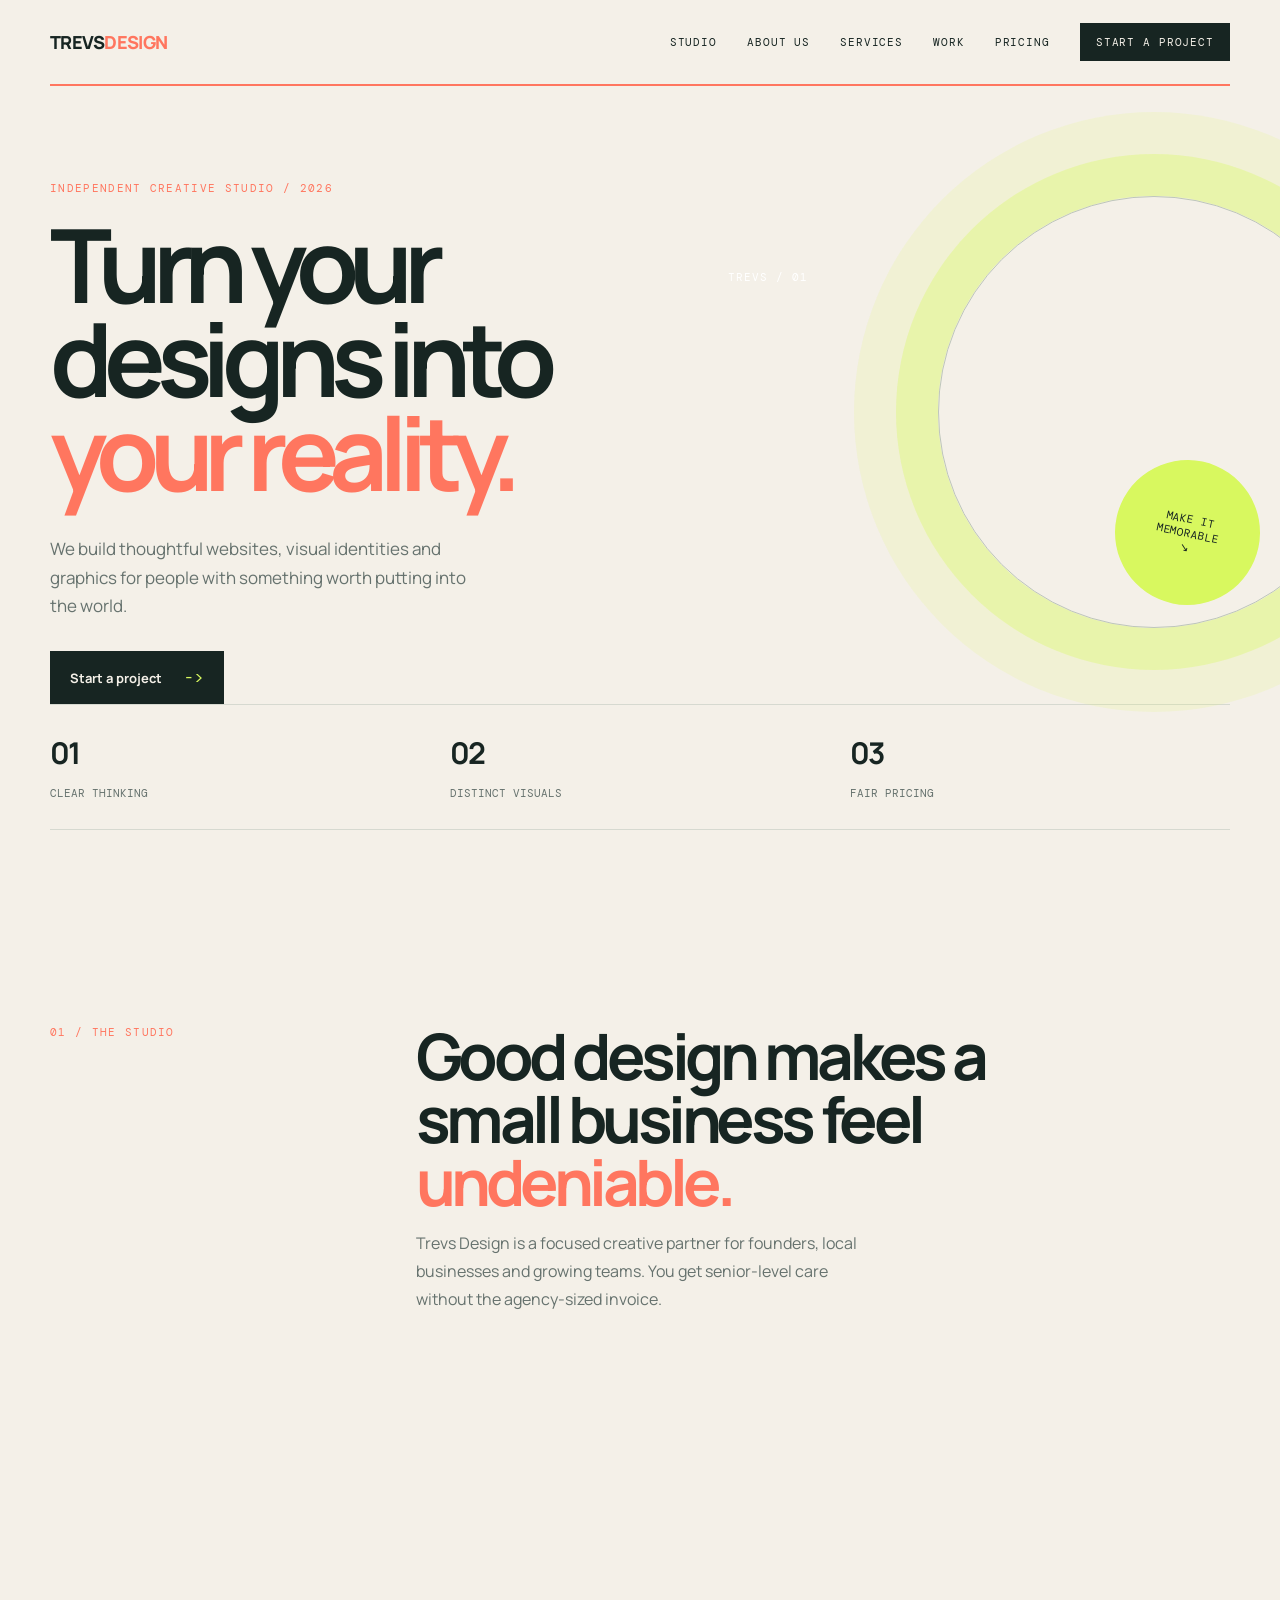
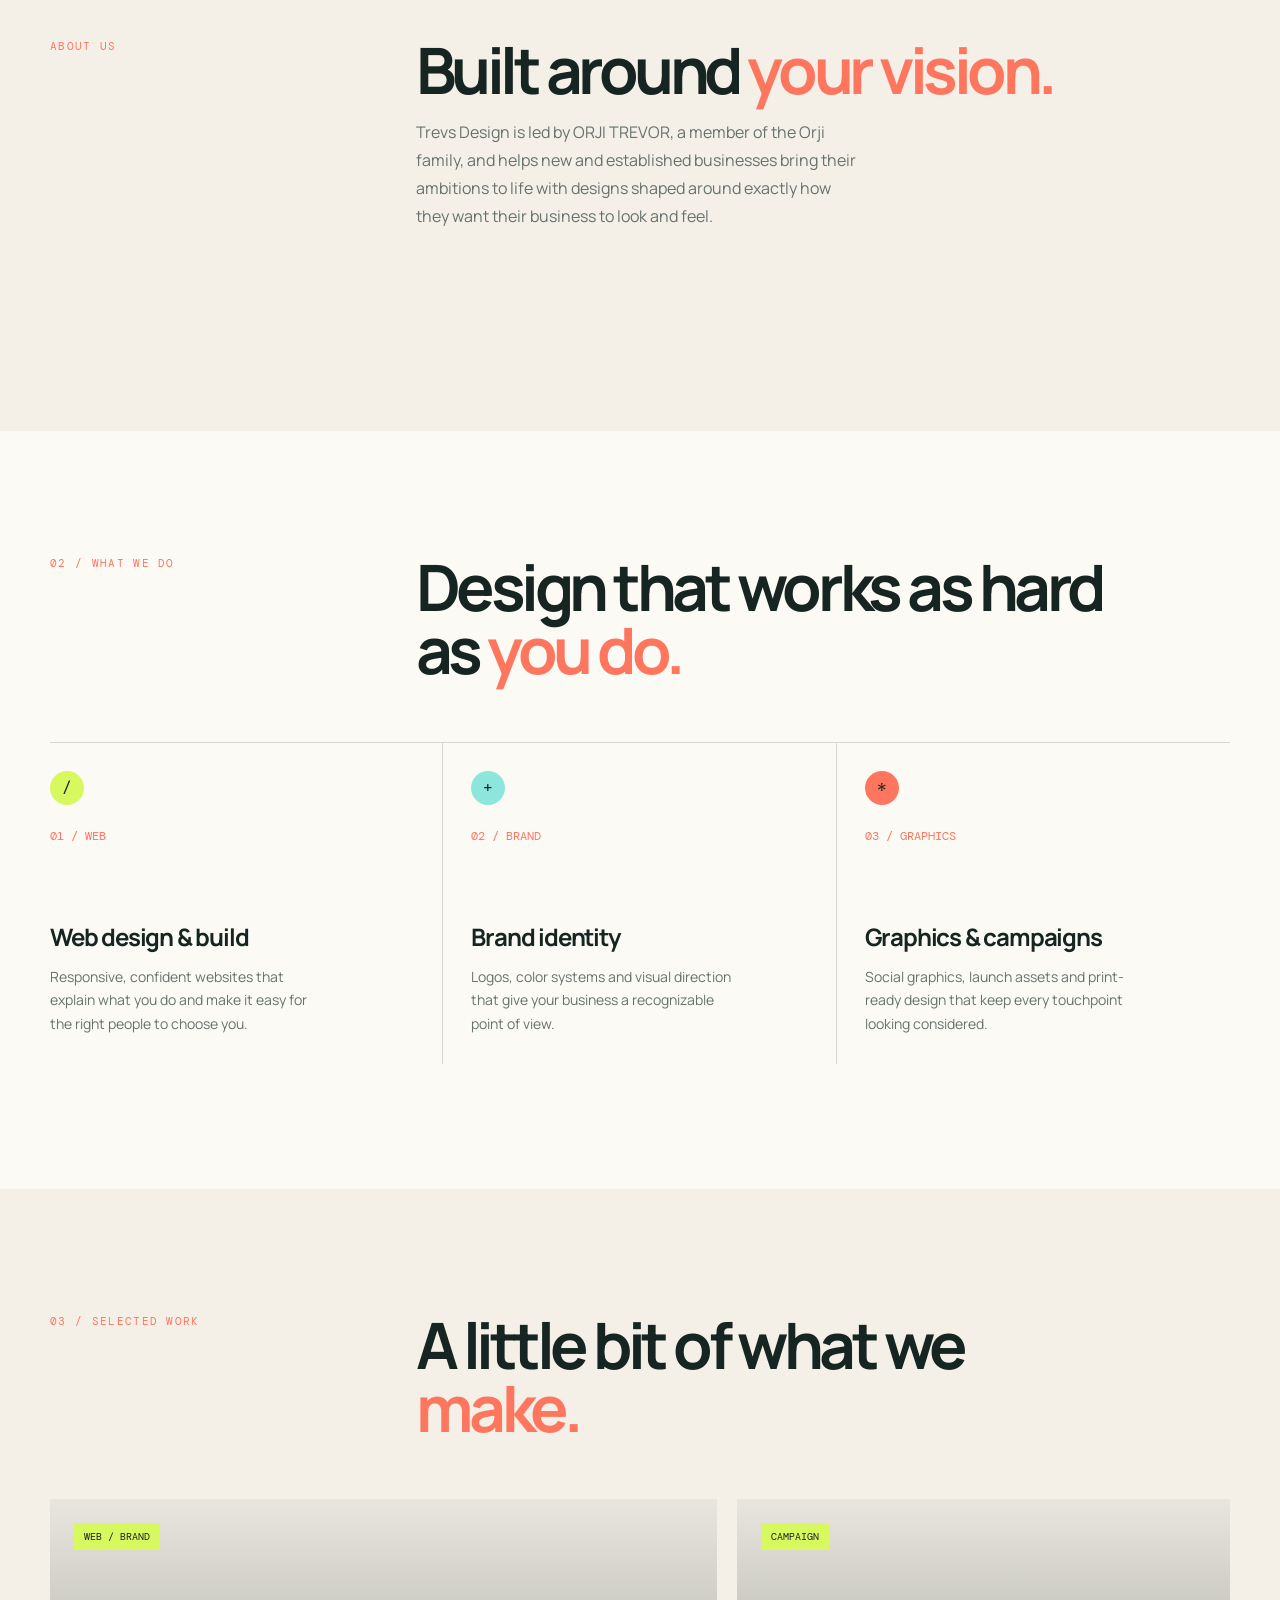
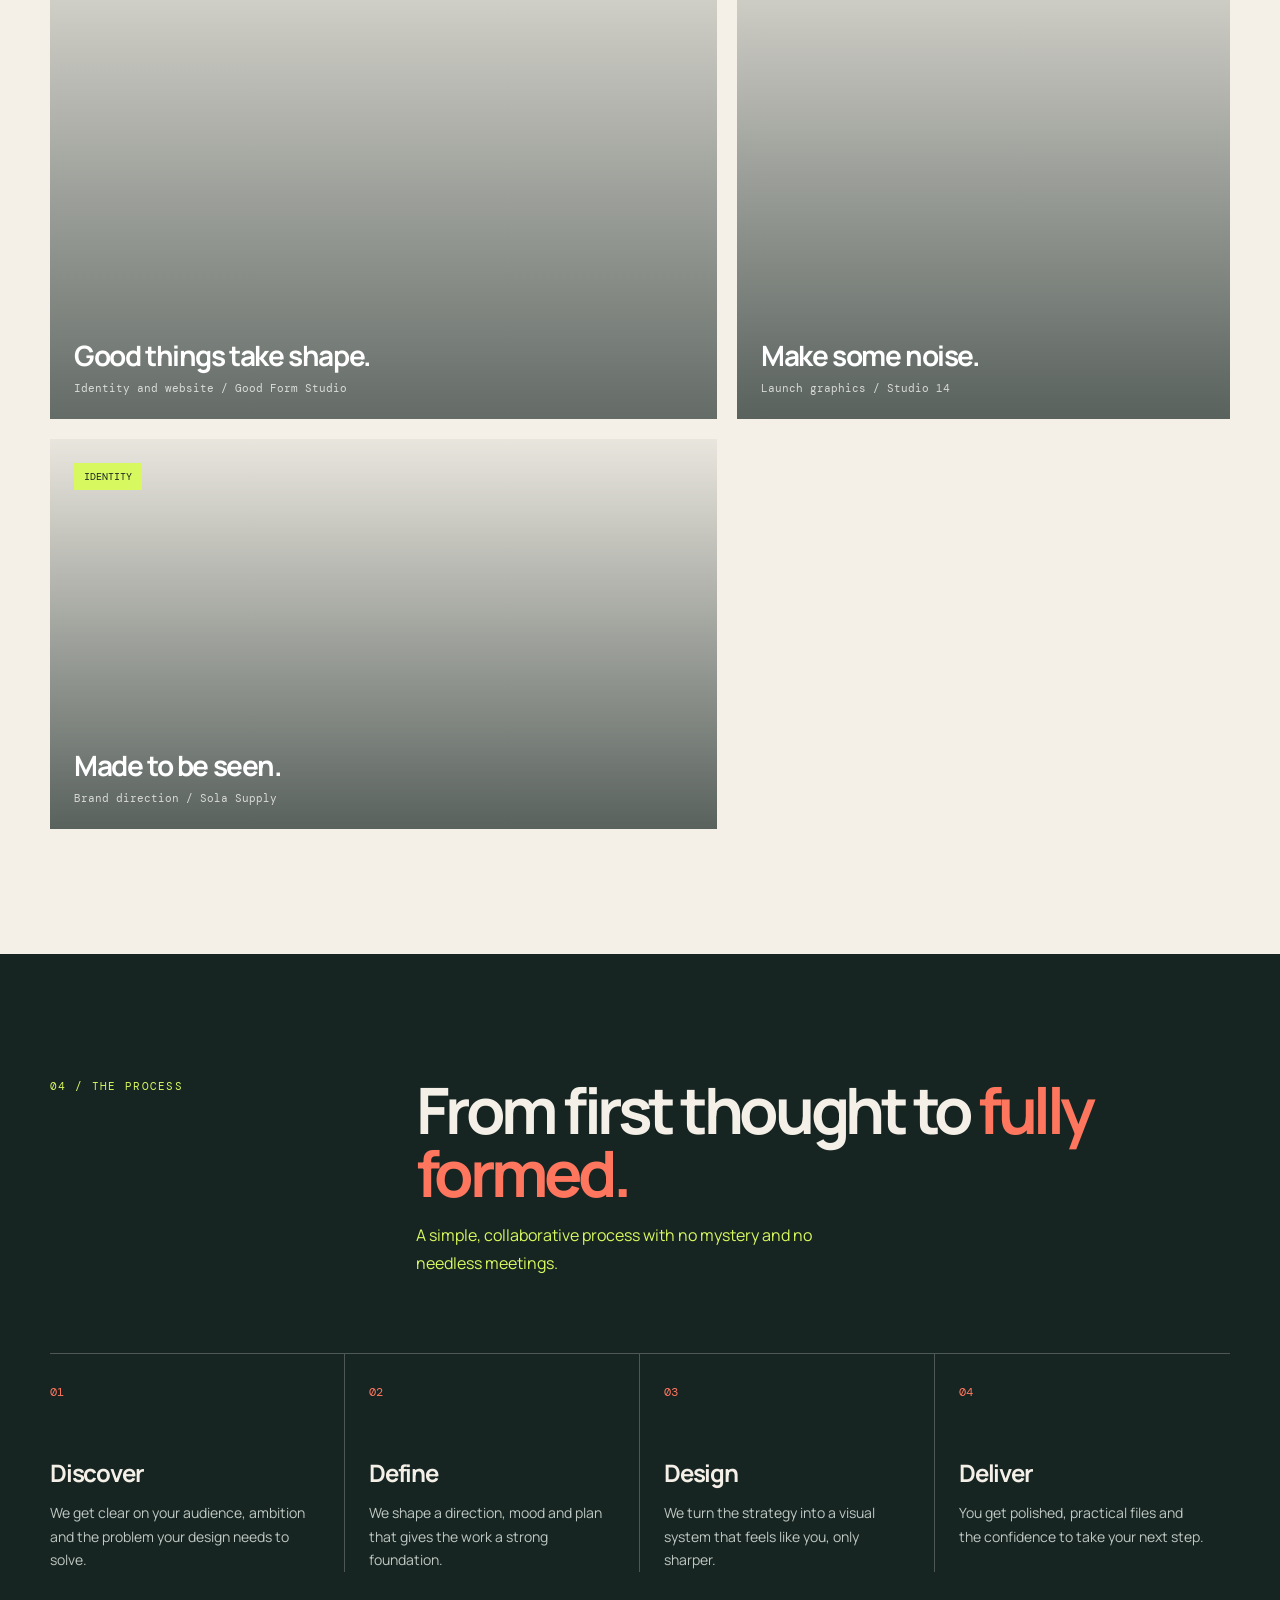
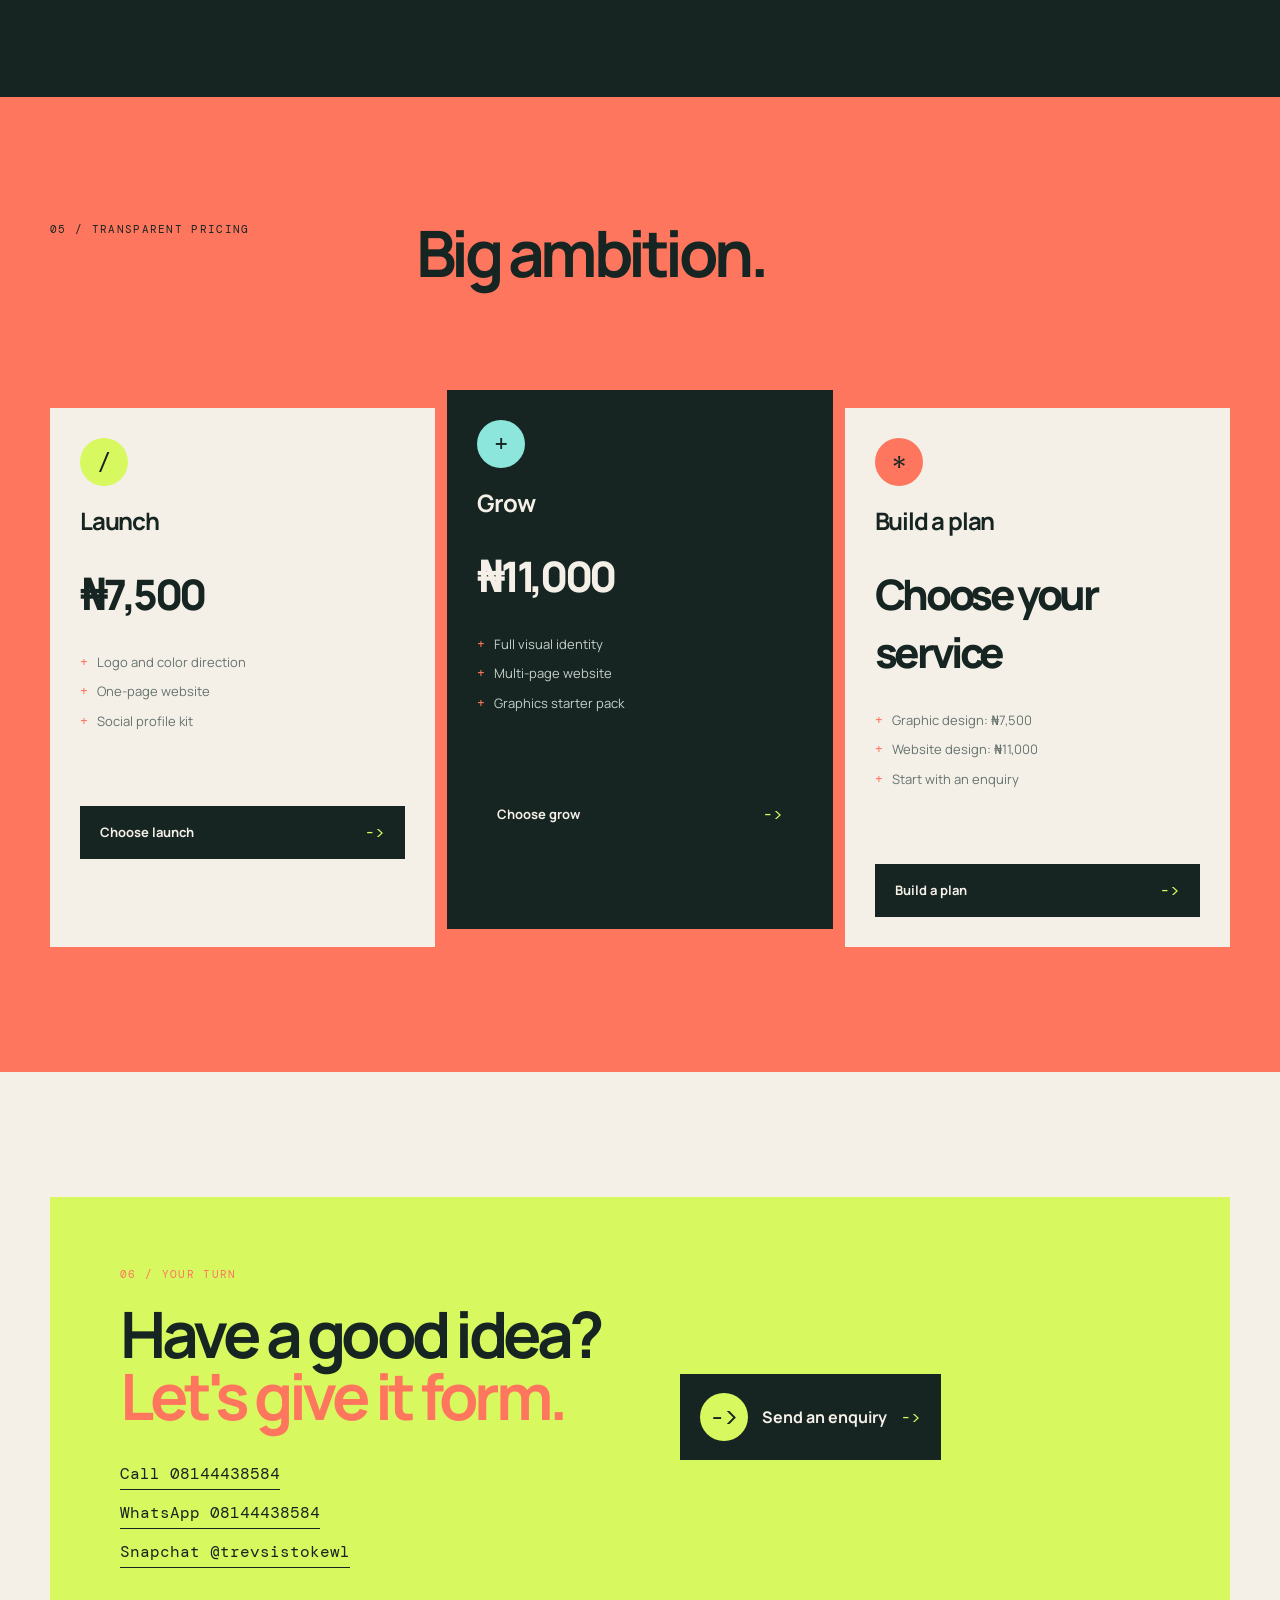
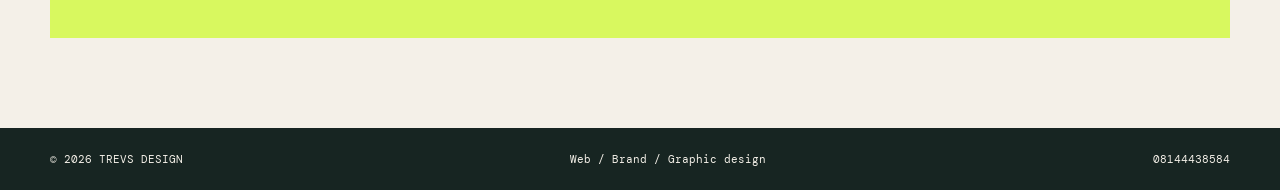
<file: index.html>
<!DOCTYPE html>
<html lang="en">
<head>
  <meta charset="UTF-8">
  <meta name="viewport" content="width=device-width, initial-scale=1.0">
  <meta name="description" content="Trevs Design creates distinctive websites, brands and graphics for ambitious businesses at accessible prices.">
  <title>TREVS DESIGN | Web, Brand & Graphic Design</title>
  <link rel="preconnect" href="https://fonts.googleapis.com">
  <link rel="preconnect" href="https://fonts.gstatic.com" crossorigin>
  <link href="https://fonts.googleapis.com/css2?family=DM+Mono:wght@400;500&family=Manrope:wght@400;500;600;700;800&display=swap" rel="stylesheet">
  <style>
    :root {
      --ink: #172522;
      --muted: #66726e;
      --paper: #f4f0e8;
      --cream: #fbfaf5;
      --lime: #d8f85f;
      --coral: #ff765f;
      --sky: #8de6dc;
      --line: #d6d9d0;
      --mono: "DM Mono", monospace;
      --sans: "Manrope", sans-serif;
    }
    * { box-sizing: border-box; }
    html { scroll-behavior: smooth; }
    body { margin: 0; color: var(--ink); background: var(--paper); font-family: var(--sans); }
    a { color: inherit; text-decoration: none; }
    .shell { width: min(1180px, calc(100% - 64px)); margin: 0 auto; }
    header { display: flex; align-items: center; justify-content: space-between; min-height: 86px; border-bottom: 2px solid var(--coral); }
    .logo { font-size: 18px; font-weight: 800; letter-spacing: -.04em; }
    .logo span, h1 em, h2 em { color: var(--coral); }
    nav { display: flex; align-items: center; gap: 30px; font: 11px var(--mono); text-transform: uppercase; letter-spacing: .08em; }
    nav a { transition: color .2s ease; }
    nav a:hover { opacity: .82; }
    nav a.is-active { color: var(--coral); }
    .nav-cta { padding: 12px 16px; color: var(--paper); background: var(--ink); transition: box-shadow .35s cubic-bezier(.2,.8,.2,1); }
    .nav-cta:hover { box-shadow: 5px 5px 0 var(--coral); }
    .eyebrow { margin: 0 0 22px; color: var(--coral); font: 11px var(--mono); letter-spacing: .12em; text-transform: uppercase; }
    .hero { min-height: 680px; padding: 95px 0 70px; position: relative; overflow: hidden; }
    .hero:after { content: ""; position: absolute; right: -90px; top: 110px; width: 430px; height: 430px; border: 1px solid #bec6bb; border-radius: 50%; box-shadow: 0 0 0 42px rgba(216,248,95,.35), 0 0 0 84px rgba(216,248,95,.14); }
    .hero-grid { display: grid; grid-template-columns: 1.05fr .95fr; align-items: center; gap: 80px; position: relative; z-index: 1; }
    h1 { max-width: 760px; margin: 0; font-size: clamp(54px, 8vw, 108px); line-height: .92; letter-spacing: -.09em; }
    h1 em { color: var(--coral); font-style: normal; }
    .hero-copy { max-width: 430px; margin: 35px 0 30px; color: var(--muted); font-size: 17px; line-height: 1.7; }
    .button { display: inline-flex; align-items: center; gap: 22px; padding: 16px 20px; background: var(--ink); color: var(--paper); font-weight: 700; font-size: 13px; transition: box-shadow .4s cubic-bezier(.2,.8,.2,1); }
    .button:after { content: "->"; color: var(--lime); font: 16px var(--mono); transition: transform .4s cubic-bezier(.2,.8,.2,1); }
    .button:hover { box-shadow: 8px 8px 0 var(--coral); }
    .button:hover:after { transform: translateX(5px); }
    .hero-art { min-height: 380px; position: relative; background: url("https://images.unsplash.com/photo-1558655146-d09347e92766?auto=format&fit=crop&w=1000&q=85") center/cover; transition: background-position .7s cubic-bezier(.16,1,.3,1); will-change: background-position; }
    .hero-art:hover { background-position: 54% 46%; }
    .hero-art:before { content: "TREVS / 01"; position: absolute; top: 17px; left: 20px; color: white; font: 11px var(--mono); letter-spacing: .1em; }
    .art-tag { position: absolute; right: -30px; bottom: 28px; width: 145px; height: 145px; display: grid; place-items: center; border-radius: 50%; color: var(--ink); background: var(--lime); font: 11px var(--mono); text-align: center; transform: rotate(12deg); }
    .stats { display: grid; grid-template-columns: repeat(3, 1fr); gap: 20px; padding: 27px 0; border-top: 1px solid var(--line); border-bottom: 1px solid var(--line); }
    .stat strong { display: block; margin-bottom: 7px; font-size: 30px; letter-spacing: -.06em; }
    .stat span { color: var(--muted); font: 11px var(--mono); text-transform: uppercase; }
    section { padding: 125px 0; }
    .section-heading { display: grid; grid-template-columns: .4fr 1fr; gap: 40px; margin-bottom: 60px; }
    h2 { max-width: 700px; margin: 0; font-size: clamp(38px, 5vw, 68px); line-height: .98; letter-spacing: -.07em; }
    h2 em { color: var(--coral); font-style: normal; }
    .intro { max-width: 450px; color: var(--muted); line-height: 1.75; }
    .services { background: var(--cream); }
    .service-grid { display: grid; grid-template-columns: repeat(3, 1fr); border-top: 1px solid var(--line); }
    .service { display: block; min-height: 260px; padding: 28px 28px 28px 0; color: inherit; border-right: 1px solid var(--line); transition: box-shadow .45s cubic-bezier(.16,1,.3,1); }
    .service:hover { box-shadow: inset 8px 0 0 var(--coral); }
    .service + .service { padding-left: 28px; }
    .service:last-child { border-right: 0; }
    .service-number { color: var(--coral); font: 12px var(--mono); }
    .service-icon { display: grid; width: 34px; height: 34px; place-items: center; margin-bottom: 18px; color: var(--ink); background: var(--lime); border-radius: 50%; font: 16px var(--mono); }
    .service:nth-child(2) .service-icon { background: var(--sky); }
    .service:nth-child(3) .service-icon { background: var(--coral); }
    h3 { margin: 75px 0 12px; font-size: 24px; letter-spacing: -.05em; }
    .service p, .step p { max-width: 260px; margin: 0; color: var(--muted); font-size: 14px; line-height: 1.7; }
    .work-grid { display: grid; grid-template-columns: 1.15fr .85fr; gap: 20px; }
    .project { min-height: 390px; padding: 24px; display: flex; flex-direction: column; justify-content: space-between; background-position: center; background-size: cover; transition: background-position .8s cubic-bezier(.16,1,.3,1), box-shadow .6s cubic-bezier(.16,1,.3,1); }
    .project:hover { background-position: 58% 42%; box-shadow: 10px 10px 0 var(--lime); }
    .project:first-child { min-height: 520px; background-image: linear-gradient(180deg, rgba(23,37,34,.05), rgba(23,37,34,.65)), url("https://images.unsplash.com/photo-1559028012-481c04fa702d?auto=format&fit=crop&w=1200&q=85"); }
    .project:nth-child(2) { background-image: linear-gradient(180deg, rgba(23,37,34,.05), rgba(23,37,34,.7)), url("https://images.unsplash.com/photo-1553484771-047a44eee27b?auto=format&fit=crop&w=900&q=85"); }
    .project:nth-child(3) { background-image: linear-gradient(180deg, rgba(23,37,34,.05), rgba(23,37,34,.7)), url("https://images.unsplash.com/photo-1558655146-9f40138edfeb?auto=format&fit=crop&w=900&q=85"); }
    .project-label { align-self: flex-start; padding: 7px 10px; background: var(--lime); font: 10px var(--mono); transition: color .4s cubic-bezier(.16,1,.3,1), background .4s cubic-bezier(.16,1,.3,1), transform .4s cubic-bezier(.16,1,.3,1); }
    .project:hover .project-label { box-shadow: 4px 4px 0 var(--coral); }
    .project h3 { margin: 0; color: white; font-size: 28px; }
    .project small { display: block; margin-top: 7px; color: rgba(255,255,255,.75); font: 11px var(--mono); }
    .process { background: var(--ink); color: var(--paper); }
    .process .eyebrow, .process .intro { color: var(--lime); }
    .steps { display: grid; grid-template-columns: repeat(4, 1fr); border-top: 1px solid rgba(244,240,232,.25); }
    .step { padding: 25px 24px 0 0; border-right: 1px solid rgba(244,240,232,.25); }
    .step + .step { padding-left: 24px; }
    .step:last-child { border: 0; }
    .step b { color: var(--coral); font: 12px var(--mono); }
    .step h3 { margin-top: 55px; }
    .step p { color: #bfc8c2; }
    .pricing { background: var(--coral); }
    .pricing .eyebrow { color: var(--ink); }
    .pricing-grid { display: grid; grid-template-columns: repeat(3, 1fr); gap: 12px; }
    .price-card { padding: 30px; background: var(--paper); transition: transform .5s cubic-bezier(.16,1,.3,1), box-shadow .5s cubic-bezier(.16,1,.3,1); }
    .price-card:hover { box-shadow: 8px 8px 0 var(--ink); }
    .price-card.featured { color: var(--paper); background: var(--ink); transform: translateY(-18px); }
    .price-card h3 { margin: 0 0 28px; }
    .price { margin-bottom: 25px; font-size: 42px; font-weight: 800; letter-spacing: -.08em; }
    .price small { font: 11px var(--mono); letter-spacing: 0; }
    .price-card ul { min-height: 130px; padding: 0; margin: 0 0 28px; list-style: none; color: var(--muted); font-size: 13px; line-height: 2.2; }
    .featured ul { color: #c6d0ca; }
    .price-card li:before { content: "+"; margin-right: 9px; color: var(--coral); font-family: var(--mono); }
    .price-card .button { width: 100%; justify-content: space-between; }
    .contact { padding-bottom: 90px; }
    .contact-box { display: grid; grid-template-columns: 1fr 1fr; gap: 80px; padding: 70px; background: var(--lime); }
    .contact-box h2 { font-size: clamp(42px, 5vw, 70px); }
    .contact-links { display: grid; gap: 12px; margin-top: 35px; font: 16px var(--mono); }
    .contact-links a { width: fit-content; padding-bottom: 5px; border-bottom: 1px solid var(--ink); transition: color .35s cubic-bezier(.16,1,.3,1), border-color .35s cubic-bezier(.16,1,.3,1), transform .35s cubic-bezier(.16,1,.3,1); }
    .contact-links a:hover { text-decoration: underline; text-underline-offset: 5px; }
    .contact-box > .button { align-self: center; justify-self: start; }
    .enquiry-button { display: inline-flex; align-items: center; justify-content: center; gap: 14px; min-height: 86px; font-size: 16px; }
    .enquiry-icon, .pricing-icon { display: inline-grid; place-items: center; width: 48px; height: 48px; color: var(--ink); background: var(--lime); border-radius: 50%; font: 24px var(--mono); }
    .pricing-icon { margin-bottom: 18px; }
    .price-card:nth-child(2) .pricing-icon { background: var(--sky); }
    .price-card:nth-child(3) .pricing-icon { background: var(--coral); }
    footer { padding: 24px 0; color: var(--paper); background: var(--ink); font: 11px var(--mono); }
    .footer-row { display: flex; justify-content: space-between; gap: 20pxss; }
    @media (max-width: 800px) {
      .shell { width: min(100% - 36px, 600px); }
      header { align-items: flex-start; padding: 22px 0; flex-direction: column; gap: 20px; }
      nav { flex-wrap: wrap; gap: 15px; }
      .nav-cta { display: none; }
      .hero { padding-top: 65px; }
      .hero-grid, .section-heading, .work-grid, .contact-box { grid-template-columns: 1fr; gap: 40px; }
      .hero { min-height: auto; }
      .hero:after { right: -180px; top: 370px; opacity: .5; }
      .hero-art { min-height: 300px; }
      .stats, .service-grid, .steps, .pricing-grid { grid-template-columns: 1fr; }
      section { padding: 80px 0; }
      .service { min-height: 0; padding: 25px 0; border-right: 0; border-bottom: 1px solid var(--line); }
      .service + .service { padding-left: 0; }
      h3 { margin-top: 35px; }
      .project:first-child { min-height: 380px; }
      .project { min-height: 300px; }
      .step { padding: 25px 0; border-right: 0; border-bottom: 1px solid rgba(244,240,232,.25); }
      .step + .step { padding-left: 0; }
      .price-card.featured { transform: none; }
      .contact-box { padding: 35px 25px; }
      .footer-row { flex-direction: column; }
    }
    .reveal { opacity: 0; transform: translateY(24px); transition: opacity .8s cubic-bezier(.16,1,.3,1), transform .8s cubic-bezier(.16,1,.3,1); }
    .reveal.is-visible { opacity: 1; transform: translateY(0); }
    @media (prefers-reduced-motion: reduce) {
      *, *:before, *:after { scroll-behavior: auto !important; transition-duration: .01ms !important; animation-duration: .01ms !important; }
      .reveal { opacity: 1; transform: none; }
    }
  </style>
</head>
<body>
  <header class="shell">
    <a class="logo" href="#top">TREVS<span>DESIGN</span></a>
    <nav aria-label="Main navigation">
      <a href="#studio">Studio</a><a href="#about">About Us</a><a href="#services">Services</a><a href="#work">Work</a><a href="#pricing">Pricing</a><a class="nav-cta" href="enquiry.html">Start a project</a>
    </nav>
  </header>

  <main id="top">
    <section class="hero">
      <div class="shell hero-grid">
        <div>
          <p class="eyebrow">Independent creative studio / 2026</p>
          <h1>Turn your designs into <em>your reality.</em></h1>
          <p class="hero-copy">We build thoughtful websites, visual identities and graphics for people with something worth putting into the world.</p>
          <a class="button" href="enquiry.html">Start a project</a>
        </div>
        <div class="hero-art" role="img" aria-label="A colorful design studio workspace">
          <div class="art-tag">MAKE IT<br>MEMORABLE<br>↘</div>
        </div>
      </div>
      <div class="shell stats">
        <div class="stat"><strong>01</strong><span>Clear thinking</span></div>
        <div class="stat"><strong>02</strong><span>Distinct visuals</span></div>
        <div class="stat"><strong>03</strong><span>Fair pricing</span></div>
      </div>
    </section>

    <section id="studio">
      <div class="shell section-heading">
        <p class="eyebrow">01 / The studio</p>
        <div><h2>Good design makes a small business feel <em>undeniable.</em></h2><p class="intro">Trevs Design is a focused creative partner for founders, local businesses and growing teams. You get senior-level care without the agency-sized invoice.</p></div>
      </div>
    </section>

    <section id="about">
      <div class="shell section-heading">
        <p class="eyebrow">About Us</p>
        <div><h2>Built around <em>your vision.</em></h2><p class="intro">Trevs Design is led by ORJI TREVOR, a member of the Orji family, and helps new and established businesses bring their ambitions to life with designs shaped around exactly how they want their business to look and feel.</p></div>
      </div>
    </section>

    <section class="services" id="services">
      <div class="shell">
        <div class="section-heading"><p class="eyebrow">02 / What we do</p><div><h2>Design that works as hard as <em>you do.</em></h2></div></div>
        <div class="service-grid">
          <a class="service" href="enquiry.html"><span class="service-icon" aria-hidden="true">/</span><span class="service-number">01 / WEB</span><h3>Web design &amp; build</h3><p>Responsive, confident websites that explain what you do and make it easy for the right people to choose you.</p></a>
          <a class="service" href="enquiry.html"><span class="service-icon" aria-hidden="true">+</span><span class="service-number">02 / BRAND</span><h3>Brand identity</h3><p>Logos, color systems and visual direction that give your business a recognizable point of view.</p></a>
          <a class="service" href="enquiry.html"><span class="service-icon" aria-hidden="true">*</span><span class="service-number">03 / GRAPHICS</span><h3>Graphics &amp; campaigns</h3><p>Social graphics, launch assets and print-ready design that keep every touchpoint looking considered.</p></a>
        </div>
      </div>
    </section>

    <section id="work">
      <div class="shell">
        <div class="section-heading"><p class="eyebrow">03 / Selected work</p><div><h2>A little bit of what we <em>make.</em></h2></div></div>
        <div class="work-grid">
          <article class="project"><span class="project-label">WEB / BRAND</span><div><h3>Good things take shape.</h3><small>Identity and website / Good Form Studio</small></div></article>
          <article class="project"><span class="project-label">CAMPAIGN</span><div><h3>Make some noise.</h3><small>Launch graphics / Studio 14</small></div></article>
          <article class="project"><span class="project-label">IDENTITY</span><div><h3>Made to be seen.</h3><small>Brand direction / Sola Supply</small></div></article>
        </div>
      </div>
    </section>

    <section class="process">
      <div class="shell">
        <div class="section-heading"><p class="eyebrow">04 / The process</p><div><h2>From first thought to <em>fully formed.</em></h2><p class="intro">A simple, collaborative process with no mystery and no needless meetings.</p></div></div>
        <div class="steps">
          <article class="step"><b>01</b><h3>Discover</h3><p>We get clear on your audience, ambition and the problem your design needs to solve.</p></article>
          <article class="step"><b>02</b><h3>Define</h3><p>We shape a direction, mood and plan that gives the work a strong foundation.</p></article>
          <article class="step"><b>03</b><h3>Design</h3><p>We turn the strategy into a visual system that feels like you, only sharper.</p></article>
          <article class="step"><b>04</b><h3>Deliver</h3><p>You get polished, practical files and the confidence to take your next step.</p></article>
        </div>
      </div>
    </section>

    <section class="pricing" id="pricing">
      <div class="shell">
        <div class="section-heading"><p class="eyebrow">05 / Transparent pricing</p><div><h2>Big ambition. <em>Accessible starts.</em></h2></div></div>
        <div class="pricing-grid">
          <article class="price-card"><span class="pricing-icon" aria-hidden="true">/</span><h3>Launch</h3><div class="price">₦7,500</div><ul><li>Logo and color direction</li><li>One-page website</li><li>Social profile kit</li></ul><a class="button" href="enquiry.html">Choose launch</a></article>
          <article class="price-card featured"><span class="pricing-icon" aria-hidden="true">+</span><h3>Grow</h3><div class="price">₦11,000</div><ul><li>Full visual identity</li><li>Multi-page website</li><li>Graphics starter pack</li></ul><a class="button" href="enquiry.html">Choose grow</a></article>
          <article class="price-card"><span class="pricing-icon" aria-hidden="true">*</span><h3>Build a plan</h3><div class="price">Choose your service</div><ul><li>Graphic design: ₦7,500</li><li>Website design: ₦11,000</li><li>Start with an enquiry</li></ul><a class="button" href="enquiry.html">Build a plan</a></article>
        </div>
      </div>
    </section>

    <section class="contact" id="contact">
      <div class="shell contact-box">
        <div>
          <p class="eyebrow">06 / Your turn</p>
          <h2>Have a good idea? <em>Let's give it form.</em></h2>
          <div class="contact-links">
            <a href="tel:08144438584">Call 08144438584</a>
            <a href="https://wa.me/2348144438584" target="_blank" rel="noopener">WhatsApp 08144438584</a>
            <a href="https://www.snapchat.com/add/trevsistokewl" target="_blank" rel="noopener">Snapchat @trevsistokewl</a>
          </div>
        </div>
        <a class="button enquiry-button" href="enquiry.html"><span class="enquiry-icon" aria-hidden="true">-&gt;</span>Send an enquiry</a>
      </div>
    </section>
  </main>

  <footer><div class="shell footer-row"><span>© 2026 TREVS DESIGN</span><span>Web / Brand / Graphic design</span><a href="tel:08144438584">08144438584</a></div></footer>
  <script>
    const heroArt = document.querySelector('.hero-art');
    const revealItems = document.querySelectorAll('section > .shell');
    const navigationLinks = document.querySelectorAll('nav a:not(.nav-cta)');
    const sections = document.querySelectorAll('main section[id]');

    revealItems.forEach((item) => item.classList.add('reveal'));

    const revealObserver = new IntersectionObserver((entries) => {
      entries.forEach((entry) => {
        if (entry.isIntersecting) {
          entry.target.classList.add('is-visible');
          revealObserver.unobserve(entry.target);
        }
      });
    }, { threshold: 0.12 });

    revealItems.forEach((item) => revealObserver.observe(item));

    const sectionObserver = new IntersectionObserver((entries) => {
      entries.forEach((entry) => {
        if (entry.isIntersecting) {
          navigationLinks.forEach((link) => {
            link.classList.toggle('is-active', link.getAttribute('href') === `#${entry.target.id}`);
          });
        }
      });
    }, { rootMargin: '-35% 0px -55% 0px' });

    sections.forEach((section) => sectionObserver.observe(section));

    if (heroArt && !window.matchMedia('(prefers-reduced-motion: reduce)').matches) {
      heroArt.addEventListener('pointermove', (event) => {
        const bounds = heroArt.getBoundingClientRect();
        const xOffset = ((event.clientX - bounds.left) / bounds.width - 0.5) * 10;
        const yOffset = ((event.clientY - bounds.top) / bounds.height - 0.5) * 10;
        heroArt.style.backgroundPosition = `${50 + xOffset}% ${50 + yOffset}%`;
      });
      heroArt.addEventListener('pointerleave', () => {
        heroArt.style.backgroundPosition = '50% 50%';
      });
    }
  </script>
</body>
</html>
</file>
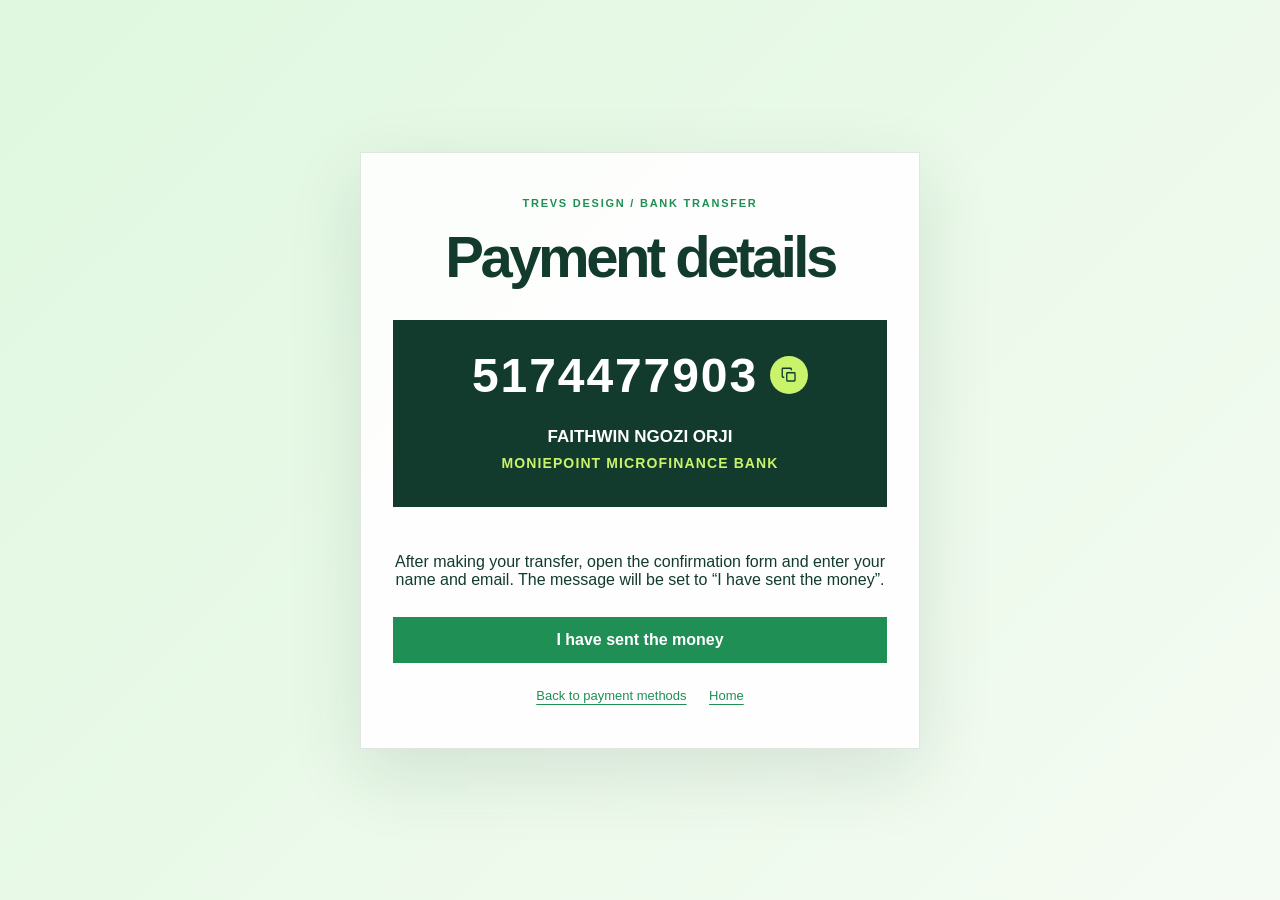
<file: bank-transfer.html>
<!DOCTYPE html>
<html lang="en">
<head>
  <meta charset="UTF-8">
  <meta name="viewport" content="width=device-width, initial-scale=1.0">
  <title>Bank Transfer | TREVS DESIGN</title>
  <style>
    :root { --forest: #123b2d; --green: #1f8f55; --mint: #dff8df; --paper: #f5fbf3; --lime: #c9f36b; }
    * { box-sizing: border-box; }
    body { min-height: 100vh; display: grid; place-items: center; margin: 0; color: var(--forest); background: linear-gradient(135deg, var(--mint), var(--paper)); font-family: Arial, sans-serif; }
    .bank-card { width: min(560px, calc(100% - 36px)); padding: 44px 32px; text-align: center; background: rgba(255,255,255,.9); border: 1px solid rgba(18,59,45,.12); box-shadow: 0 24px 70px rgba(18,59,45,.12); }
    .eyebrow { margin: 0 0 14px; color: var(--green); font-size: 11px; font-weight: 700; letter-spacing: .16em; text-transform: uppercase; }
    h1 { margin: 0 0 30px; font-size: clamp(34px, 7vw, 58px); letter-spacing: -.06em; }
    .account { padding: 28px 20px; background: var(--forest); color: white; }
    .account-label { margin: 0 0 10px; color: var(--lime); font-size: 11px; font-weight: 700; letter-spacing: .14em; }
    .account-number-row { display: flex; align-items: center; justify-content: center; gap: 12px; margin-bottom: 24px; }
    .account-number { margin: 0; font-size: clamp(30px, 7vw, 48px); font-weight: 800; letter-spacing: .04em; }
    .account-name, .bank-name { margin: 8px 0; font-size: 17px; font-weight: 700; }
    .bank-name { color: var(--lime); font-size: 14px; letter-spacing: .08em; }
    .copy-icon { display: inline-grid; width: 38px; height: 38px; place-items: center; color: var(--forest); background: var(--lime); border: 0; border-radius: 50%; cursor: pointer; transition: box-shadow .25s ease, transform .25s ease; }
    .copy-icon:hover { box-shadow: 4px 4px 0 rgba(201,243,107,.45); transform: translateY(-2px); }
    .copy-icon svg { width: 18px; height: 18px; fill: none; stroke: currentColor; stroke-linecap: round; stroke-linejoin: round; stroke-width: 1.8; }
    .status { min-height: 18px; margin: 12px 0 0; color: var(--green); font-size: 12px; }
    .payment-link { display: block; margin-top: 28px; padding: 14px; color: white; background: var(--green); font-weight: 700; text-align: center; text-decoration: none; }
    .back { display: inline-block; margin-top: 25px; color: var(--green); font-size: 13px; text-decoration: underline; text-underline-offset: 4px; }
    .home { display: inline-block; margin: 25px 0 0 18px; color: var(--green); font-size: 13px; text-decoration: underline; text-underline-offset: 4px; }
  </style>
</head>
<body>
  <main class="bank-card">
    <p class="eyebrow">TREVS DESIGN / BANK TRANSFER</p>
    <h1>Payment details</h1>
    <section class="account">
      <div class="account-number-row"><p class="account-number" id="account-number">5174477903</p><button class="copy-icon" id="copy-account" type="button" aria-label="Copy account number" title="Copy account number"><svg viewBox="0 0 24 24" aria-hidden="true"><rect x="9" y="9" width="11" height="11" rx="1"></rect><path d="M5 15H4a1 1 0 0 1-1-1V4a1 1 0 0 1 1-1h10a1 1 0 0 1 1 1v1"></path></svg></button></div>
      <p class="account-name">FAITHWIN NGOZI ORJI</p>
      <p class="bank-name">MONIEPOINT MICROFINANCE BANK</p>
    </section>
    <p class="status" id="copy-status" aria-live="polite"></p>
    <p>After making your transfer, open the confirmation form and enter your name and email. The message will be set to “I have sent the money”.</p>
    <a class="payment-link" id="payment-link" href="https://formsubmit.co/el/bufelu?subject=TREVS%20DESIGN%20payment%20confirmation&amp;message=I%20have%20sent%20the%20money">I have sent the money</a>
    <a class="back" href="payment.html">Back to payment methods</a>
    <a class="home" href="index.html">Home</a>
  </main>
  <script>
    const copyButton = document.querySelector('#copy-account');
    const copyStatus = document.querySelector('#copy-status');
    copyButton.addEventListener('click', async () => {
      await navigator.clipboard.writeText('5174477903');
      copyStatus.textContent = 'Account number copied.';
    });
    const paymentLink = document.querySelector('#payment-link');
    if (window.location.protocol === 'http:' || window.location.protocol === 'https:') {
      const thankYouUrl = new URL('thank-you.html', window.location.href);
      const formUrl = new URL(paymentLink.href);
      formUrl.searchParams.set('next', thankYouUrl.href);
      paymentLink.href = formUrl.href;
    }
  </script>
</body>
</html>
</file>
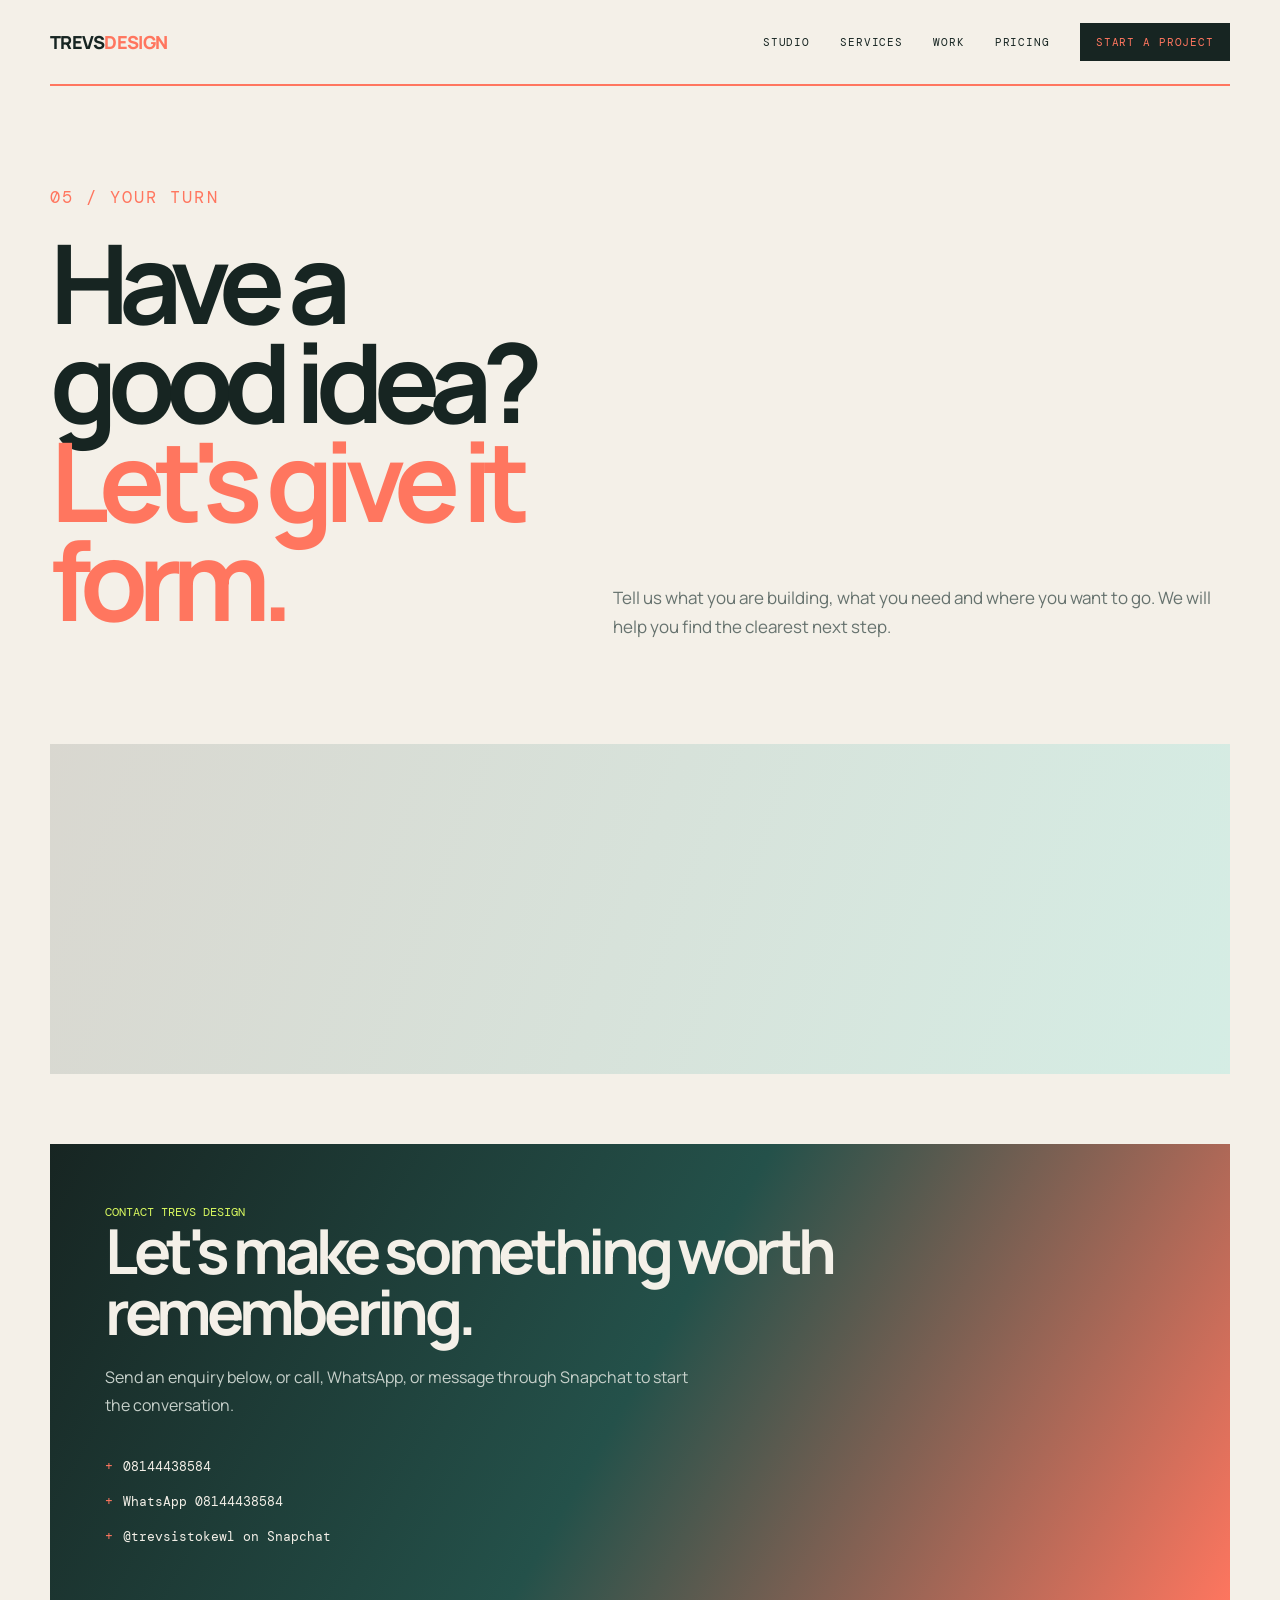
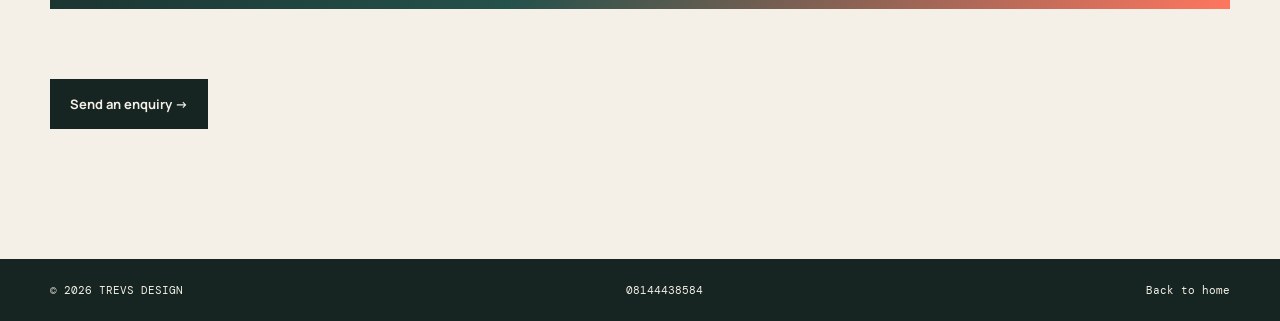
<file: contact.html>
<!DOCTYPE html>
<html lang="en">
<head>
  <meta charset="UTF-8">
  <meta name="viewport" content="width=device-width, initial-scale=1.0">
  <title>Contact | TREVS DESIGN</title>
  <link rel="preconnect" href="https://fonts.googleapis.com">
  <link rel="preconnect" href="https://fonts.gstatic.com" crossorigin>
  <link href="https://fonts.googleapis.com/css2?family=DM+Mono:wght@400;500&family=Manrope:wght@400;500;600;700;800&display=swap" rel="stylesheet">
  <link rel="stylesheet" href="subpage.css">
  <style>
    .enquiry-link { display: inline-flex; width: fit-content; margin-top: 70px; }
  </style>
</head>
<body>
  <header class="shell"><a class="logo" href="index.html">TREVS<span>DESIGN</span></a><nav><a href="index.html#studio">Studio</a><a href="services.html">Services</a><a href="index.html#work">Work</a><a href="pricing.html">Pricing</a><a class="nav-cta active" href="enquiry.html">Start a project</a></nav></header>
  <main><div class="shell">
    <div class="page-intro"><div><p class="eyebrow">05 / Your turn</p><h1>Have a good idea? <em>Let's give it form.</em></h1></div><p>Tell us what you are building, what you need and where you want to go. We will help you find the clearest next step.</p></div>
    <div class="page-image contact-image" role="img" aria-label="Creative team collaborating around a table"></div>
    <div class="feature"><span class="number">CONTACT TREVS DESIGN</span><h2>Let's make something worth remembering.</h2><p>Send an enquiry below, or call, WhatsApp, or message through Snapchat to start the conversation.</p><ul class="list"><li><a href="tel:08144438584">08144438584</a></li><li><a href="https://wa.me/2348144438584" target="_blank" rel="noopener">WhatsApp 08144438584</a></li><li><a href="https://www.snapchat.com/add/trevsistokewl" target="_blank" rel="noopener">@trevsistokewl on Snapchat</a></li></ul></div>
    <a class="button enquiry-link" href="enquiry.html">Send an enquiry -&gt;</a>
  </div></main>
  <footer><div class="shell footer-row"><span>© 2026 TREVS DESIGN</span><a href="tel:08144438584">08144438584</a><a href="index.html">Back to home</a></div></footer>
</body>
</html>
</file>
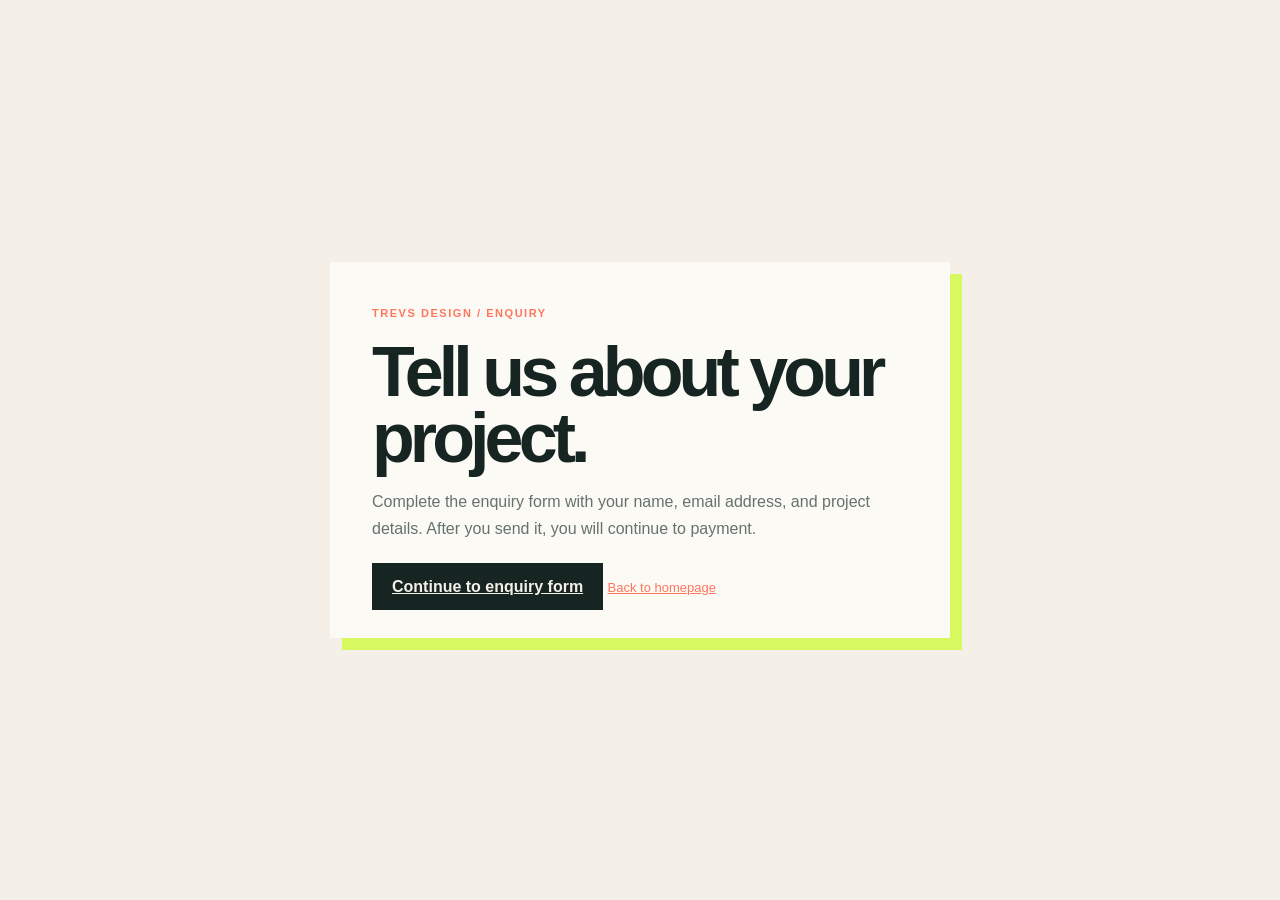
<file: enquiry.html>
<!DOCTYPE html>
<html lang="en">
<head>
  <meta charset="UTF-8">
  <meta name="viewport" content="width=device-width, initial-scale=1.0">
  <title>Send an Enquiry | TREVS DESIGN</title>
  <style>
    :root { --ink: #172522; --paper: #f4f0e8; --lime: #d8f85f; --coral: #ff765f; --muted: #66726e; }
    * { box-sizing: border-box; }
    body { min-height: 100vh; display: grid; place-items: center; margin: 0; color: var(--ink); background: var(--paper); font-family: Arial, sans-serif; }
    .card { width: min(620px, calc(100% - 36px)); padding: 42px; background: #fbfaf5; box-shadow: 12px 12px 0 var(--lime); }
    .eyebrow { margin: 0 0 16px; color: var(--coral); font-size: 11px; font-weight: 700; letter-spacing: .14em; text-transform: uppercase; }
    h1 { margin: 0 0 12px; font-size: clamp(38px, 8vw, 70px); line-height: .95; letter-spacing: -.07em; }
    p { color: var(--muted); line-height: 1.7; }
    form { display: grid; gap: 16px; margin-top: 26px; }
    label { display: grid; gap: 7px; font-size: 13px; font-weight: 700; }
    input, select, textarea { width: 100%; padding: 12px; color: var(--ink); background: white; border: 1px solid #cbd0c8; border-radius: 0; font: inherit; }
    input:focus, select:focus, textarea:focus { outline: 2px solid var(--coral); outline-offset: 2px; }
    textarea { min-height: 130px; resize: vertical; }
    .button { justify-self: start; margin-top: 4px; padding: 15px 20px; color: var(--paper); background: var(--ink); border: 0; font: inherit; font-weight: 700; cursor: pointer; }
    .back { display: inline-block; margin-top: 22px; color: var(--coral); font-size: 13px; text-decoration: underline; }
  </style>
</head>
<body>
  <main class="card">
    <p class="eyebrow">TREVS DESIGN / ENQUIRY</p>
    <h1>Tell us about your project.</h1>
    <p>Complete the enquiry form with your name, email address, and project details. After you send it, you will continue to payment.</p>
    <a class="button" id="enquiry-link" href="https://formsubmit.co/el/bufelu?subject=New%20TREVS%20DESIGN%20enquiry">Continue to enquiry form</a>
    <a class="back" href="index.html">Back to homepage</a>
  </main>
  <script>
    const enquiryLink = document.querySelector('#enquiry-link');
    const formUrl = new URL(enquiryLink.href);
    formUrl.searchParams.set('next', new URL('payment.html', window.location.href).href);
    enquiryLink.href = formUrl.href;
  </script>
</body>
</html>
</file>
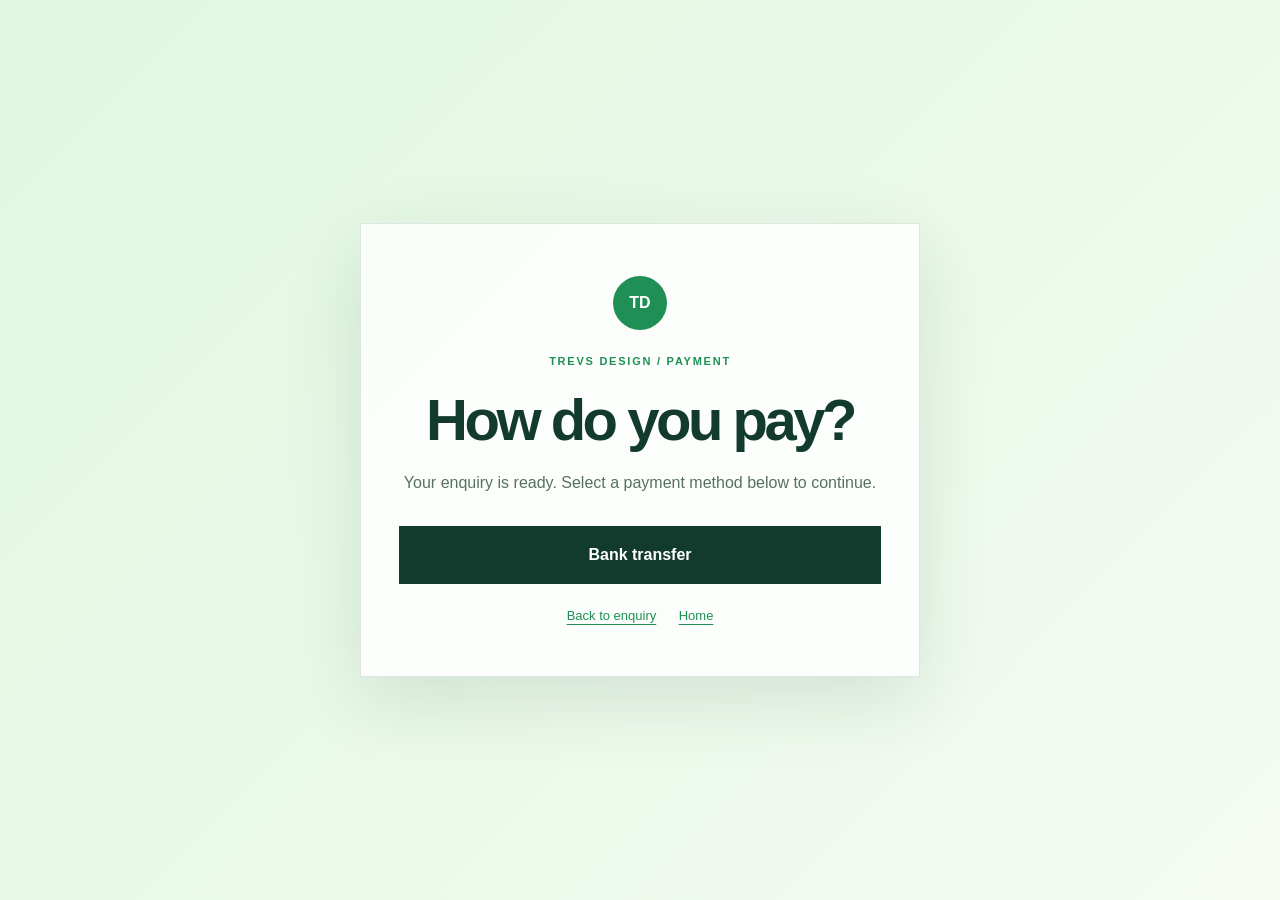
<file: payment.html>
<!DOCTYPE html>
<html lang="en">
<head>
  <meta charset="UTF-8">
  <meta name="viewport" content="width=device-width, initial-scale=1.0">
  <title>Payment | TREVS DESIGN</title>
  <style>
    :root { --forest: #123b2d; --green: #1f8f55; --mint: #dff8df; --lime: #c9f36b; --paper: #f5fbf3; }
    * { box-sizing: border-box; }
    body { min-height: 100vh; display: grid; place-items: center; margin: 0; color: var(--forest); background: linear-gradient(135deg, var(--mint), var(--paper)); font-family: Arial, sans-serif; }
    .payment-card { width: min(560px, calc(100% - 36px)); padding: 52px 38px; text-align: center; background: rgba(255,255,255,.82); border: 1px solid rgba(18,59,45,.12); box-shadow: 0 24px 70px rgba(18,59,45,.12); }
    .mark { display: inline-grid; width: 54px; height: 54px; place-items: center; margin-bottom: 22px; color: white; background: var(--green); border-radius: 50%; font-weight: 800; }
    .eyebrow { margin: 0 0 16px; color: var(--green); font-size: 11px; font-weight: 700; letter-spacing: .16em; text-transform: uppercase; }
    h1 { margin: 0 0 16px; font-size: clamp(34px, 7vw, 58px); letter-spacing: -.06em; }
    p { color: #587064; line-height: 1.7; }
    .method { display: block; margin-top: 30px; padding: 20px 22px; color: white; background: var(--forest); font-weight: 700; text-decoration: none; transition: box-shadow .3s ease, transform .3s ease; }
    .method:hover { box-shadow: 8px 8px 0 var(--lime); transform: translateY(-3px); }
    .back { display: inline-block; margin-top: 24px; color: var(--green); font-size: 13px; text-decoration: underline; text-underline-offset: 4px; }
    .home { display: inline-block; margin: 24px 0 0 18px; color: var(--green); font-size: 13px; text-decoration: underline; text-underline-offset: 4px; }
  </style>
</head>
<body>
  <main class="payment-card">
    <div class="mark">TD</div>
    <p class="eyebrow">TREVS DESIGN / PAYMENT</p>
    <h1>How do you pay?</h1>
    <p>Your enquiry is ready. Select a payment method below to continue.</p>
    <a class="method" href="bank-transfer.html">Bank transfer</a>
    <a class="back" href="enquiry.html">Back to enquiry</a>
    <a class="home" href="index.html">Home</a>
  </main>
</body>
</html>
</file>
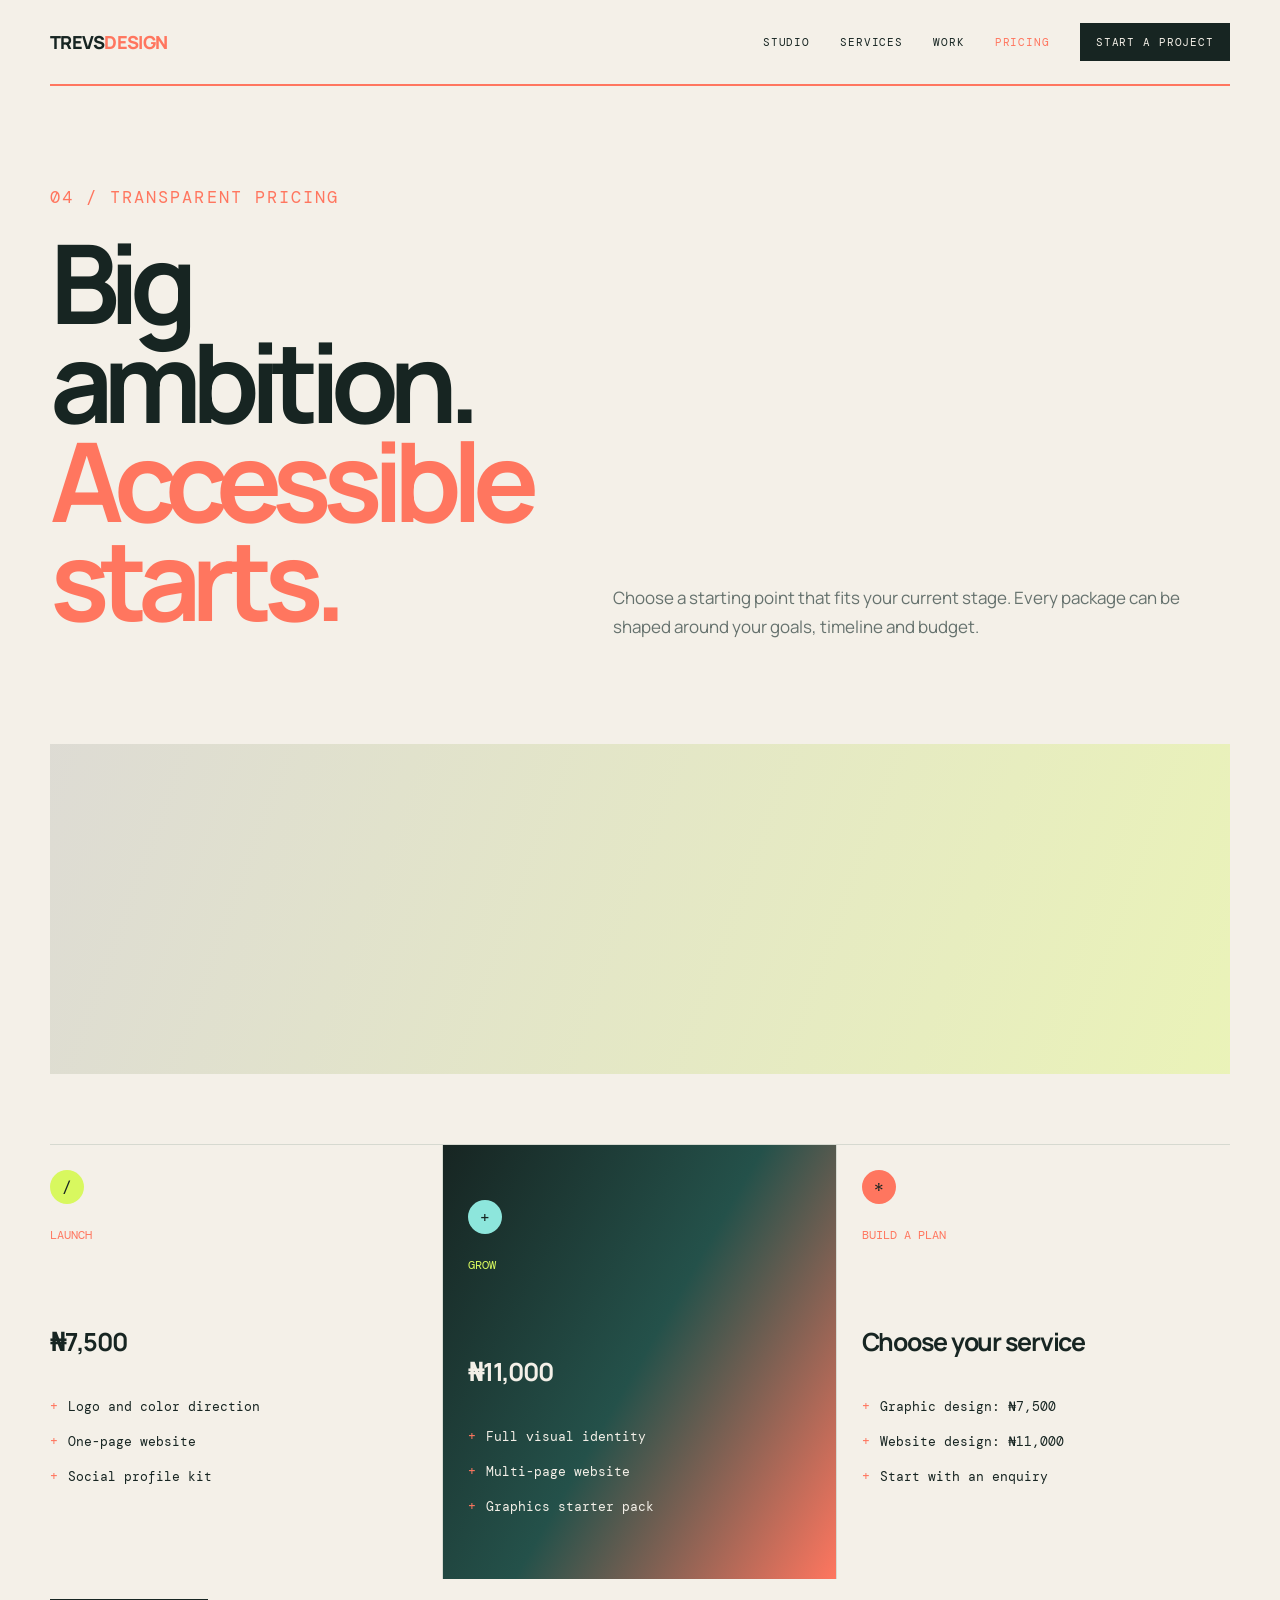
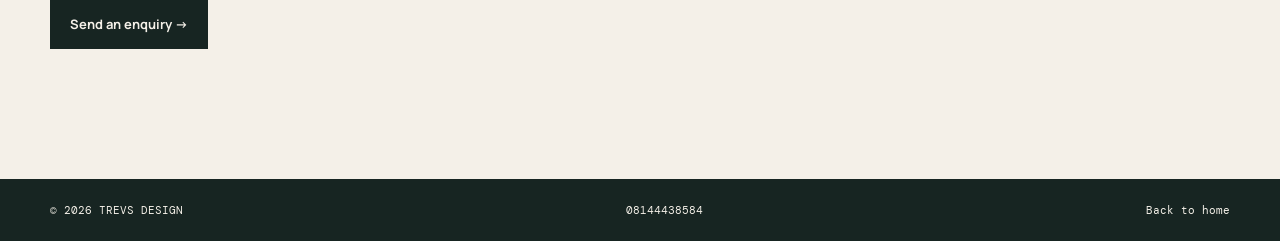
<file: pricing.html>
<!DOCTYPE html>
<html lang="en">
<head>
  <meta charset="UTF-8"><meta name="viewport" content="width=device-width, initial-scale=1.0"><title>Pricing | TREVS DESIGN</title>
  <link rel="preconnect" href="https://fonts.googleapis.com"><link rel="preconnect" href="https://fonts.gstatic.com" crossorigin><link href="https://fonts.googleapis.com/css2?family=DM+Mono:wght@400;500&family=Manrope:wght@400;500;600;700;800&display=swap" rel="stylesheet"><link rel="stylesheet" href="subpage.css">
</head>
<body>
  <header class="shell"><a class="logo" href="index.html">TREVS<span>DESIGN</span></a><nav><a href="index.html#studio">Studio</a><a href="services.html">Services</a><a href="index.html#work">Work</a><a class="active" href="pricing.html">Pricing</a><a class="nav-cta" href="enquiry.html">Start a project</a></nav></header>
  <main><div class="shell">
    <div class="page-intro"><div><p class="eyebrow">04 / Transparent pricing</p><h1>Big ambition. <em>Accessible starts.</em></h1></div><p>Choose a starting point that fits your current stage. Every package can be shaped around your goals, timeline and budget.</p></div>
    <div class="page-image pricing-image" role="img" aria-label="Creative team planning a project together"></div>
    <div class="content-grid"><a class="content-card" href="enquiry.html"><span class="card-icon" aria-hidden="true">/</span><span class="number">LAUNCH</span><h3>₦7,500</h3><ul class="list"><li>Logo and color direction</li><li>One-page website</li><li>Social profile kit</li></ul></a><a class="content-card feature" href="enquiry.html"><span class="card-icon" aria-hidden="true">+</span><span class="number">GROW</span><h3>₦11,000</h3><ul class="list"><li>Full visual identity</li><li>Multi-page website</li><li>Graphics starter pack</li></ul></a><a class="content-card" href="enquiry.html"><span class="card-icon" aria-hidden="true">*</span><span class="number">BUILD A PLAN</span><h3>Choose your service</h3><ul class="list"><li>Graphic design: ₦7,500</li><li>Website design: ₦11,000</li><li>Start with an enquiry</li></ul></a></div>
    <a class="button" href="enquiry.html">Send an enquiry -&gt;</a>
  </div></main>
  <footer><div class="shell footer-row"><span>© 2026 TREVS DESIGN</span><a href="tel:08144438584">08144438584</a><a href="index.html">Back to home</a></div></footer>
</body>
</html>
</file>
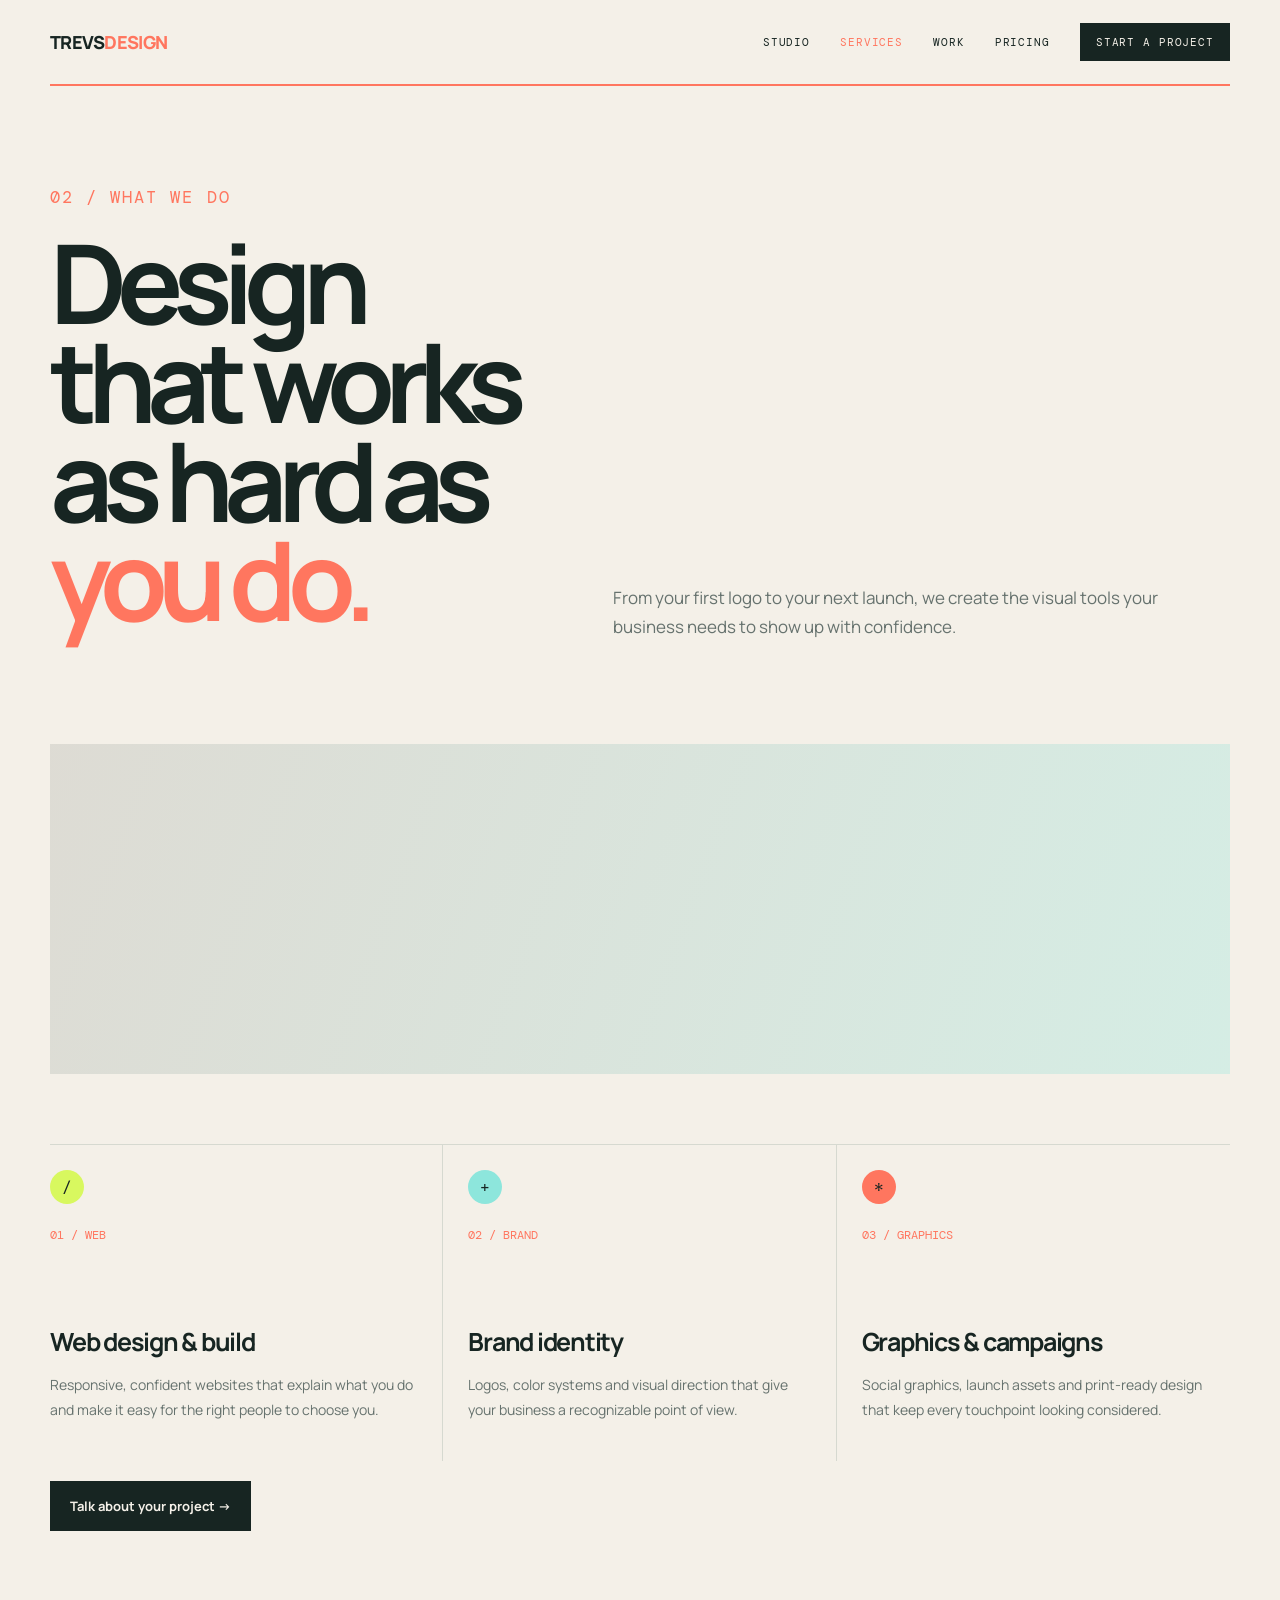
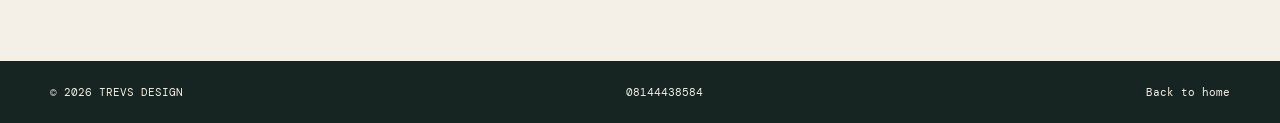
<file: services.html>
<!DOCTYPE html>
<html lang="en">
<head>
  <meta charset="UTF-8">
  <meta name="viewport" content="width=device-width, initial-scale=1.0">
  <title>Services | TREVS DESIGN</title>
  <link rel="preconnect" href="https://fonts.googleapis.com">
  <link rel="preconnect" href="https://fonts.gstatic.com" crossorigin>
  <link href="https://fonts.googleapis.com/css2?family=DM+Mono:wght@400;500&family=Manrope:wght@400;500;600;700;800&display=swap" rel="stylesheet">
  <link rel="stylesheet" href="subpage.css">
</head>
<body>
  <header class="shell"><a class="logo" href="index.html">TREVS<span>DESIGN</span></a><nav><a href="index.html#studio">Studio</a><a class="active" href="services.html">Services</a><a href="index.html#work">Work</a><a href="pricing.html">Pricing</a><a class="nav-cta" href="enquiry.html">Start a project</a></nav></header>
  <main><div class="shell">
    <div class="page-intro"><div><p class="eyebrow">02 / What we do</p><h1>Design that works as hard as <em>you do.</em></h1></div><p>From your first logo to your next launch, we create the visual tools your business needs to show up with confidence.</p></div>
    <div class="page-image services-image" role="img" aria-label="Designer working on a digital interface"></div>
    <div class="content-grid"><a class="content-card" href="enquiry.html"><span class="card-icon" aria-hidden="true">/</span><span class="number">01 / WEB</span><h3>Web design &amp; build</h3><p>Responsive, confident websites that explain what you do and make it easy for the right people to choose you.</p></a><a class="content-card" href="enquiry.html"><span class="card-icon" aria-hidden="true">+</span><span class="number">02 / BRAND</span><h3>Brand identity</h3><p>Logos, color systems and visual direction that give your business a recognizable point of view.</p></a><a class="content-card" href="enquiry.html"><span class="card-icon" aria-hidden="true">*</span><span class="number">03 / GRAPHICS</span><h3>Graphics &amp; campaigns</h3><p>Social graphics, launch assets and print-ready design that keep every touchpoint looking considered.</p></a></div>
    <a class="button" href="enquiry.html">Talk about your project -&gt;</a>
  </div></main>
  <footer><div class="shell footer-row"><span>© 2026 TREVS DESIGN</span><a href="tel:08144438584">08144438584</a><a href="index.html">Back to home</a></div></footer>
</body>
</html>
</file>
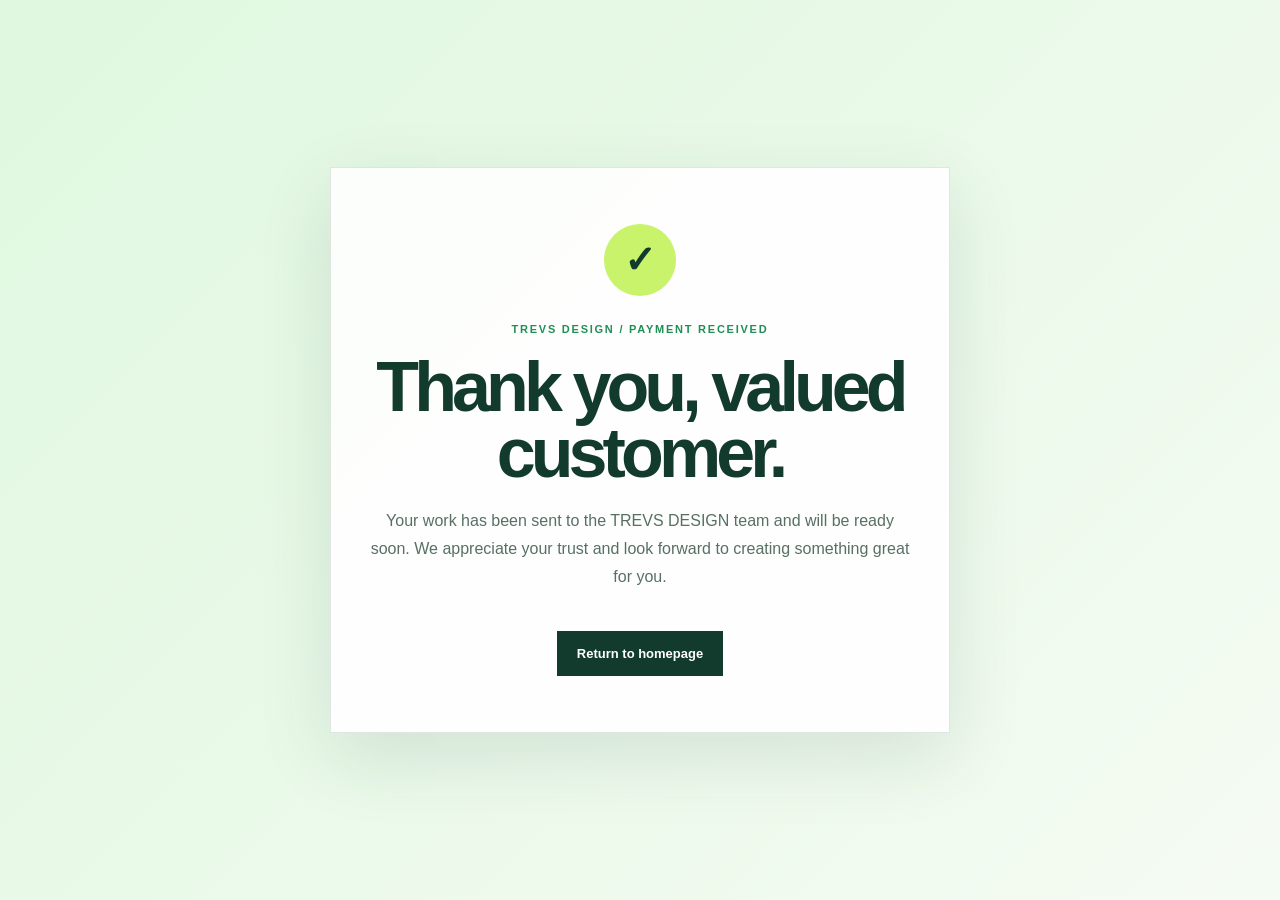
<file: thank-you.html>
<!DOCTYPE html>
<html lang="en">
<head>
  <meta charset="UTF-8">
  <meta name="viewport" content="width=device-width, initial-scale=1.0">
  <title>Thank You | TREVS DESIGN</title>
  <style>
    :root { --forest: #123b2d; --green: #1f8f55; --mint: #dff8df; --paper: #f5fbf3; --lime: #c9f36b; }
    * { box-sizing: border-box; }
    body { min-height: 100vh; display: grid; place-items: center; margin: 0; color: var(--forest); background: linear-gradient(135deg, var(--mint), var(--paper)); font-family: Arial, sans-serif; }
    .thank-you { width: min(620px, calc(100% - 36px)); padding: 56px 34px; text-align: center; background: rgba(255,255,255,.9); border: 1px solid rgba(18,59,45,.12); box-shadow: 0 24px 70px rgba(18,59,45,.12); }
    .check { display: inline-grid; width: 72px; height: 72px; place-items: center; margin-bottom: 24px; color: var(--forest); background: var(--lime); border-radius: 50%; font-size: 38px; font-weight: 800; }
    .eyebrow { margin: 0 0 16px; color: var(--green); font-size: 11px; font-weight: 700; letter-spacing: .16em; text-transform: uppercase; }
    h1 { margin: 0 0 20px; font-size: clamp(38px, 8vw, 70px); line-height: .94; letter-spacing: -.07em; }
    p { color: #587064; line-height: 1.75; }
    .home { display: inline-block; margin-top: 24px; padding: 15px 20px; color: white; background: var(--forest); font-size: 13px; font-weight: 700; text-decoration: none; }
  </style>
</head>
<body>
  <main class="thank-you">
    <div class="check" aria-hidden="true">✓</div>
    <p class="eyebrow">TREVS DESIGN / PAYMENT RECEIVED</p>
    <h1>Thank you, valued customer.</h1>
    <p>Your work has been sent to the TREVS DESIGN team and will be ready soon. We appreciate your trust and look forward to creating something great for you.</p>
    <a class="home" href="index.html">Return to homepage</a>
  </main>
</body>
</html>
</file>
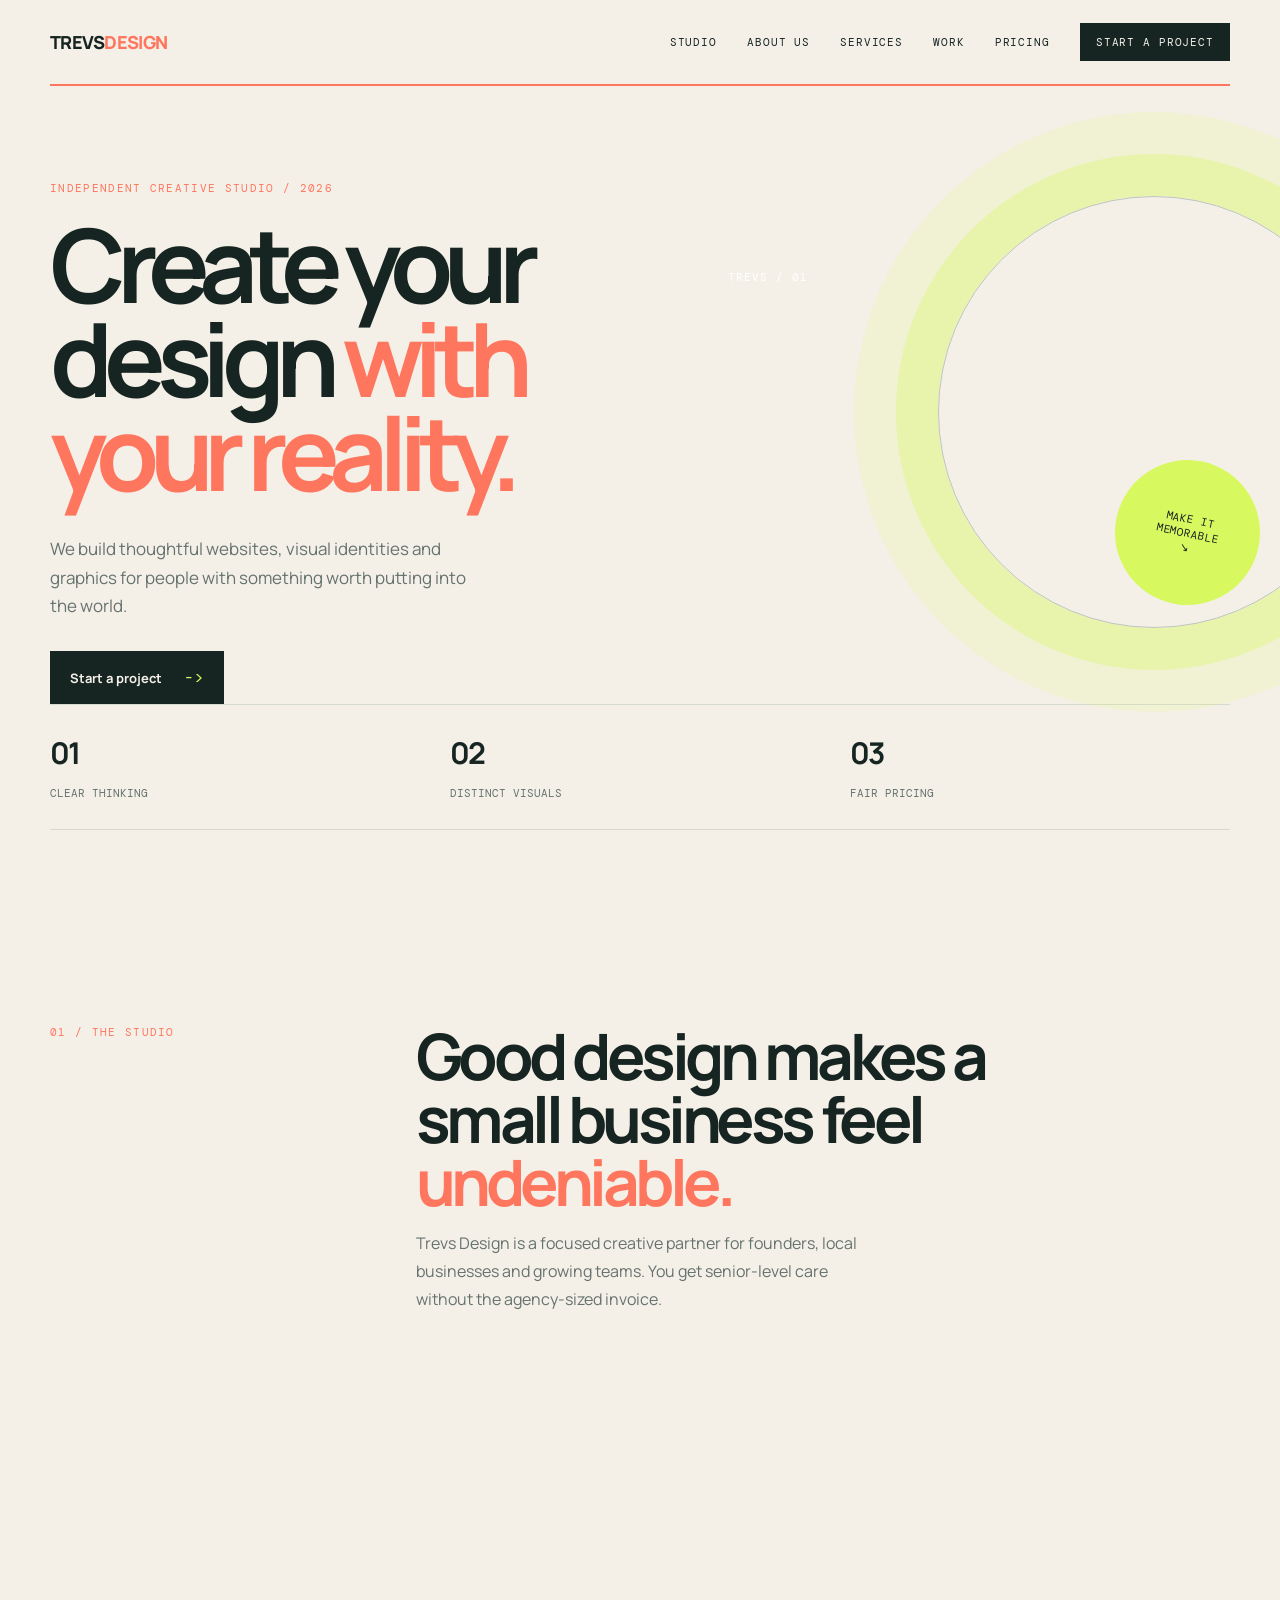
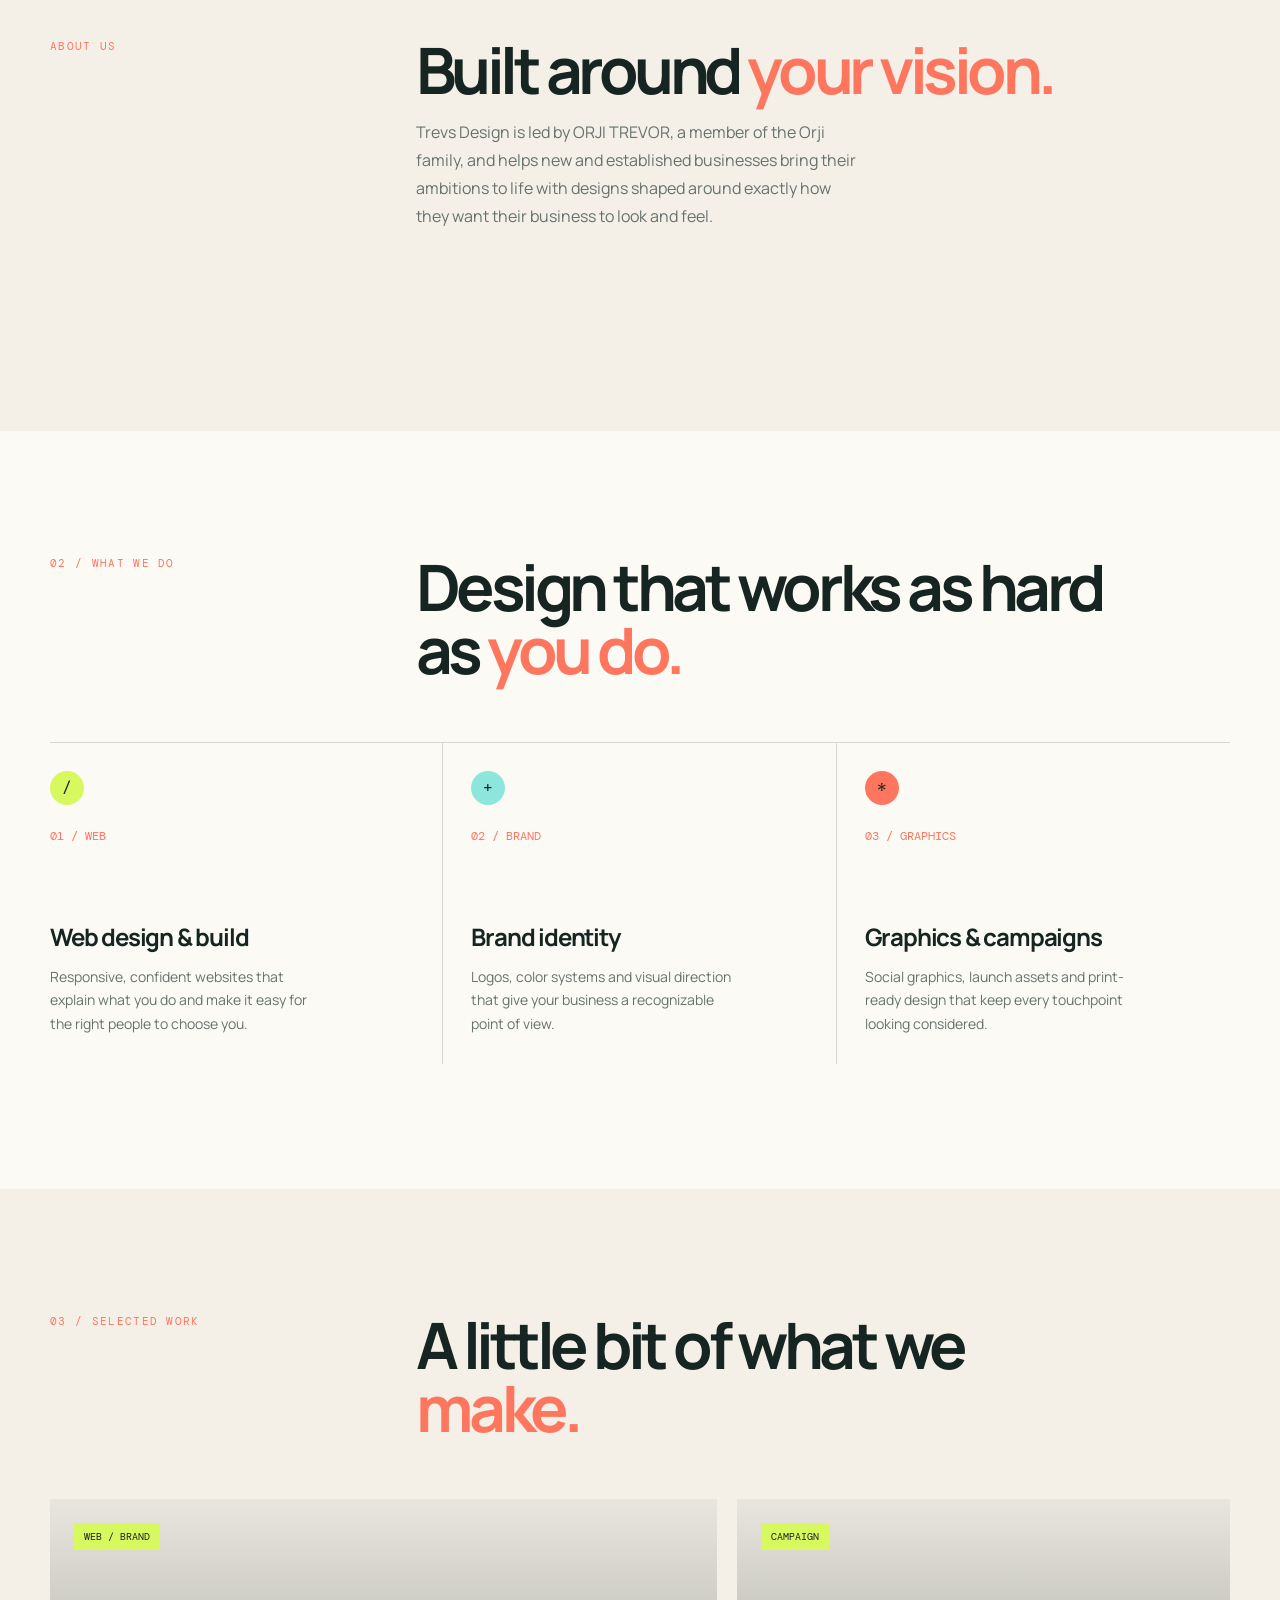
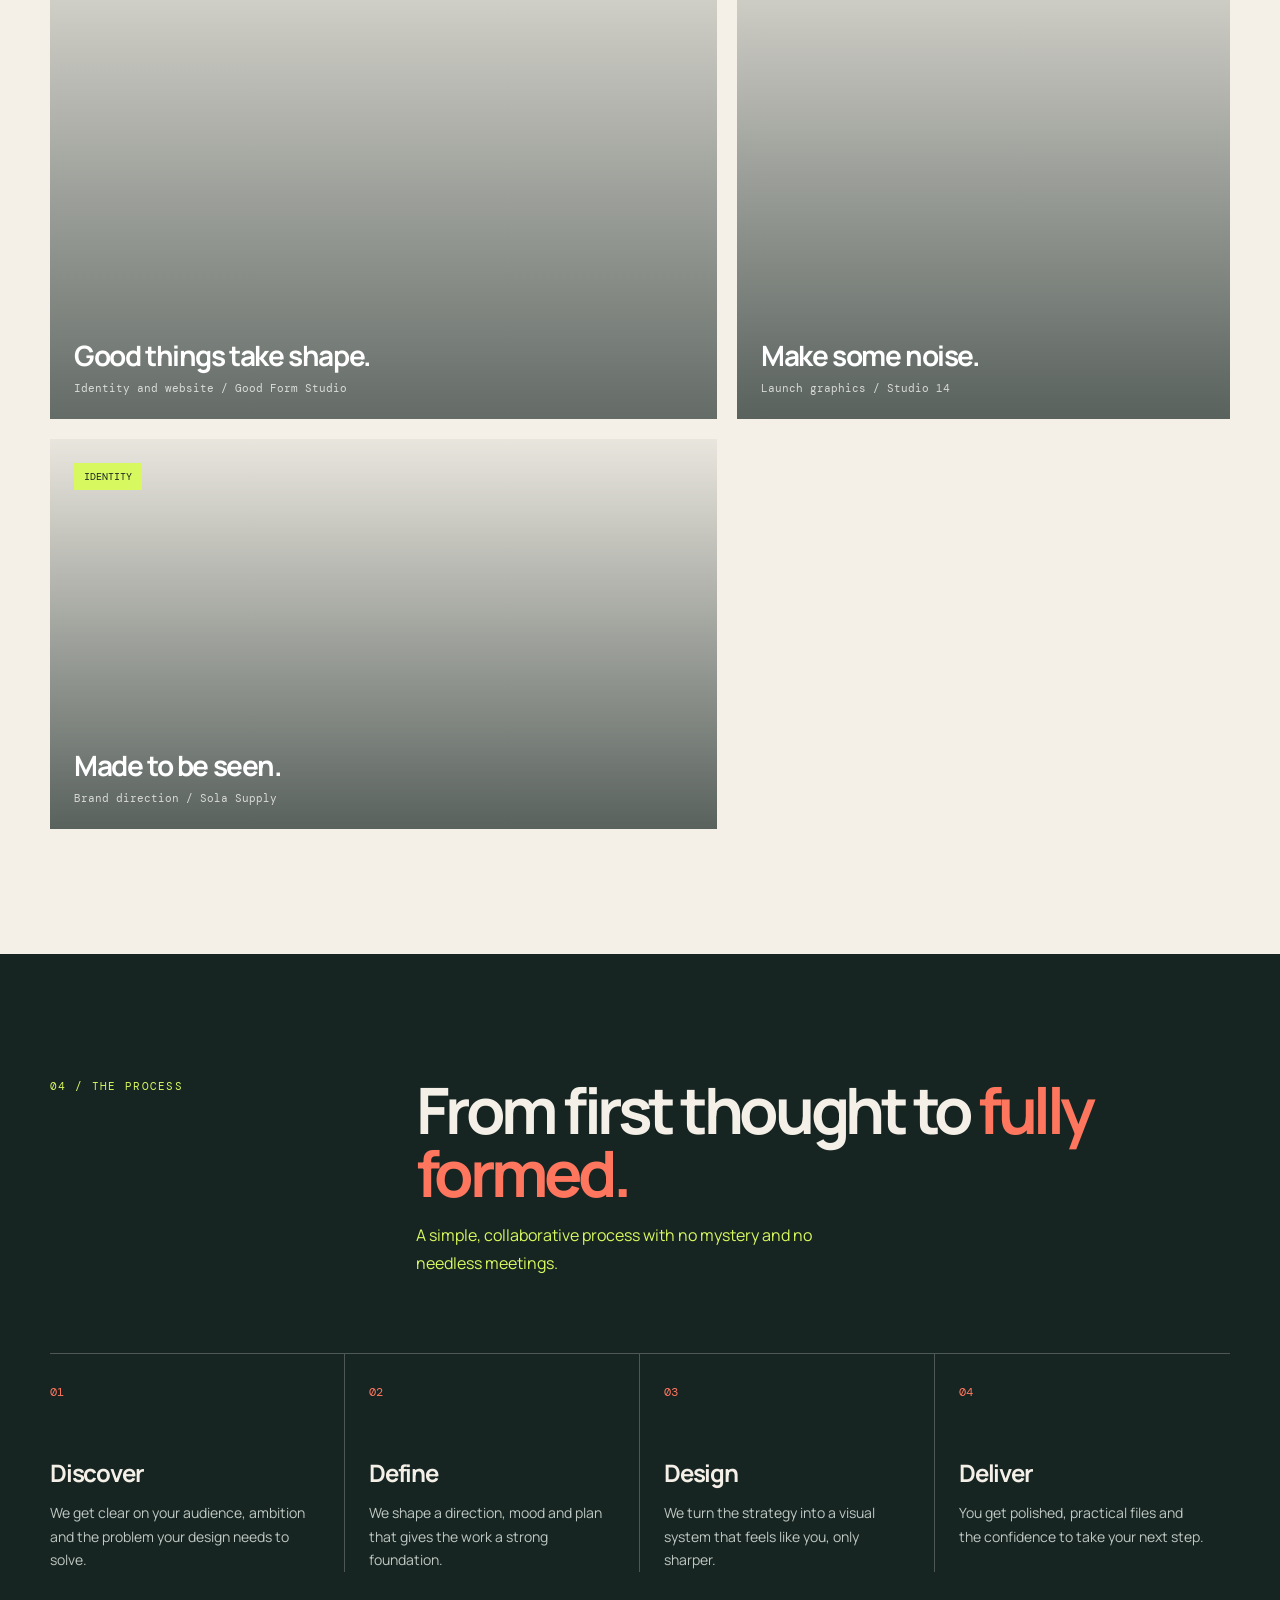
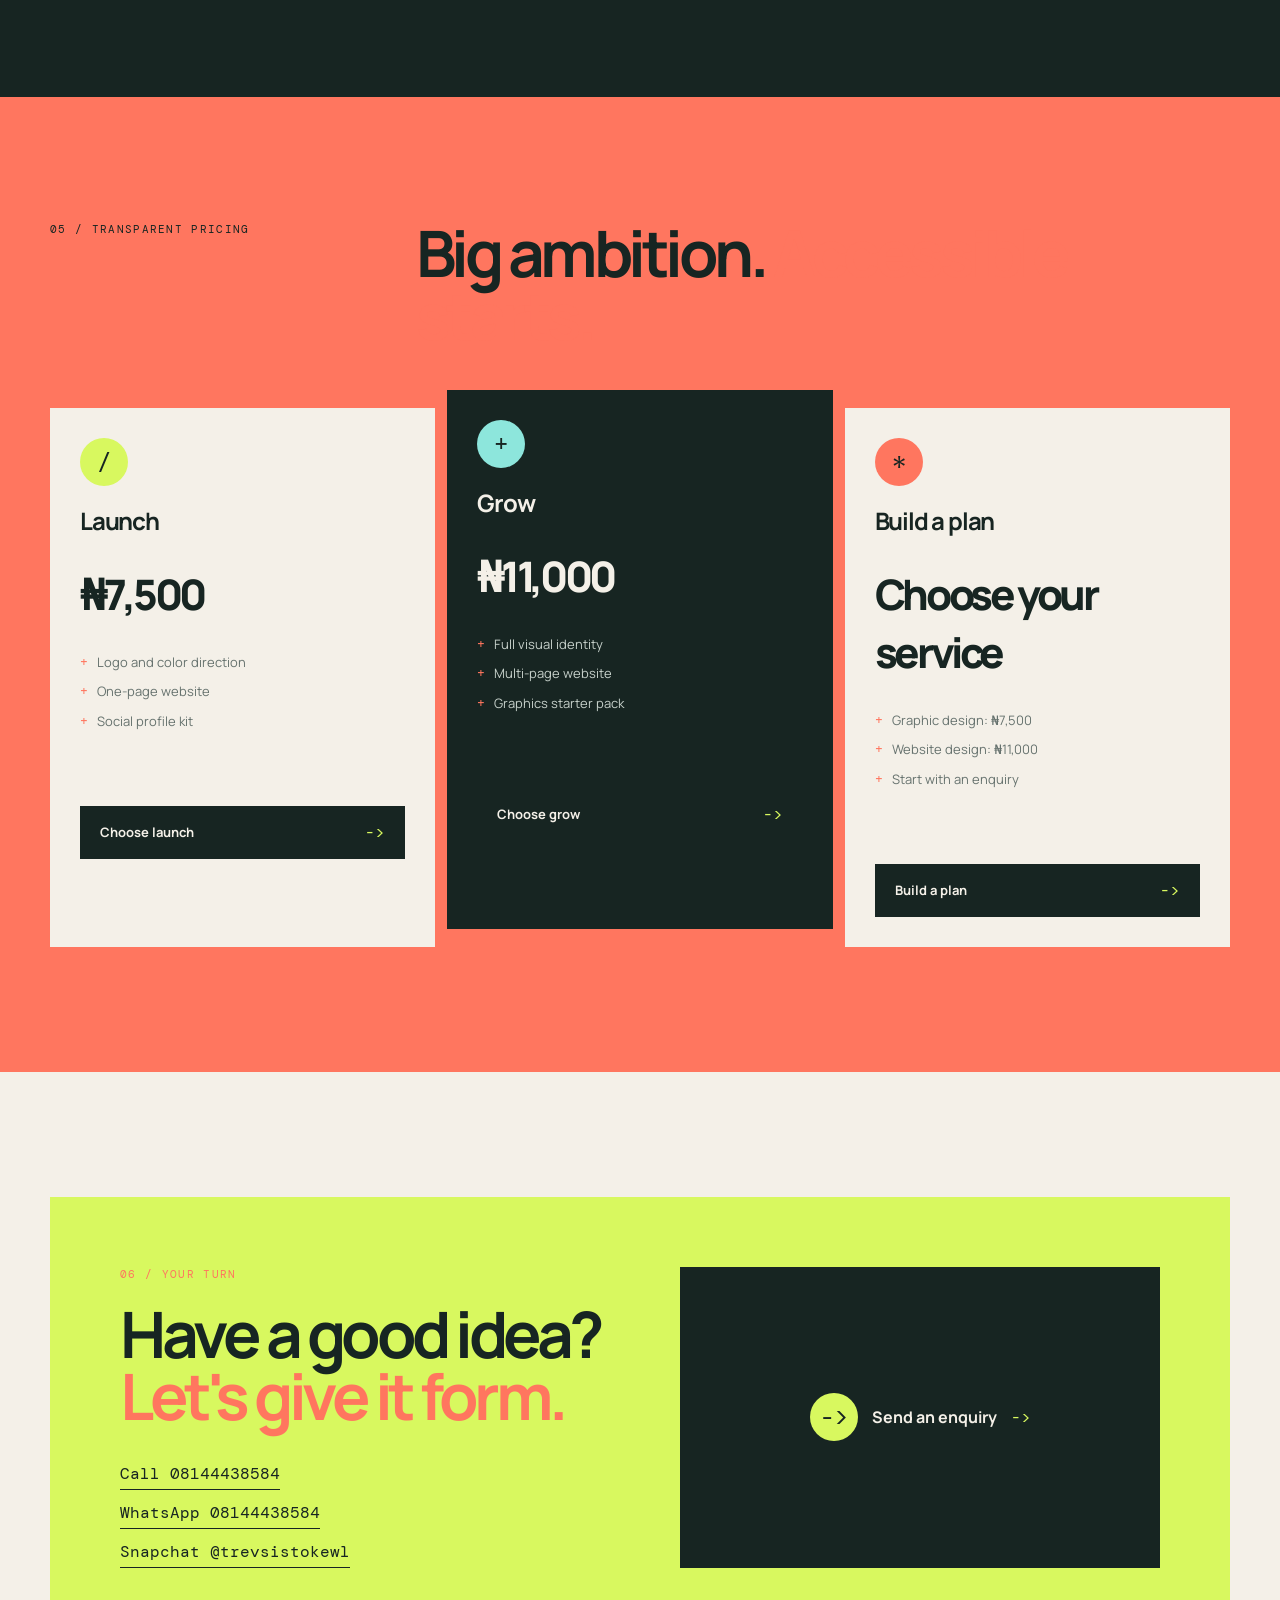
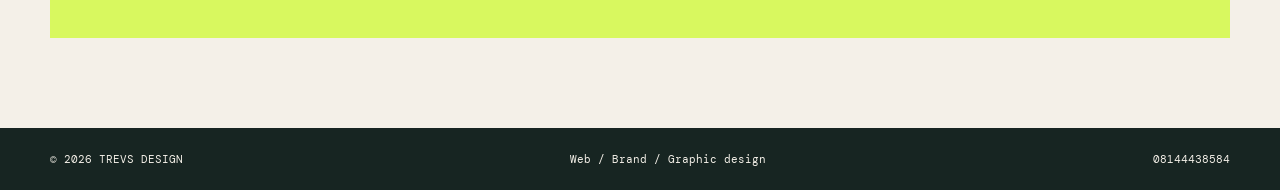
<file: TREVS DESIGN.html>
<!DOCTYPE html>
<html lang="en">
<head>
  <meta charset="UTF-8">
  <meta name="viewport" content="width=device-width, initial-scale=1.0">
  <meta name="description" content="Trevs Design creates distinctive websites, brands and graphics for ambitious businesses at accessible prices.">
  <title>TREVS DESIGN | Web, Brand & Graphic Design</title>
  <link rel="preconnect" href="https://fonts.googleapis.com">
  <link rel="preconnect" href="https://fonts.gstatic.com" crossorigin>
  <link href="https://fonts.googleapis.com/css2?family=DM+Mono:wght@400;500&family=Manrope:wght@400;500;600;700;800&display=swap" rel="stylesheet">
  <style>
    :root {
      --ink: #172522;
      --muted: #66726e;
      --paper: #f4f0e8;
      --cream: #fbfaf5;
      --lime: #d8f85f;
      --coral: #ff765f;
      --sky: #8de6dc;
      --line: #d6d9d0;
      --mono: "DM Mono", monospace;
      --sans: "Manrope", sans-serif;
    }
    * { box-sizing: border-box; }
    html { scroll-behavior: smooth; }
    body { margin: 0; color: var(--ink); background: var(--paper); font-family: var(--sans); }
    a { color: inherit; text-decoration: none; }
    .shell { width: min(1180px, calc(100% - 64px)); margin: 0 auto; }
    header { display: flex; align-items: center; justify-content: space-between; min-height: 86px; border-bottom: 2px solid var(--coral); }
    .logo { font-size: 18px; font-weight: 800; letter-spacing: -.04em; }
    .logo span, h1 em, h2 em { color: var(--coral); }
    nav { display: flex; align-items: center; gap: 30px; font: 11px var(--mono); text-transform: uppercase; letter-spacing: .08em; }
    nav a { transition: color .2s ease; }
    nav a:hover { opacity: .82; }
    nav a.is-active { color: var(--coral); }
    .nav-cta { padding: 12px 16px; color: var(--paper); background: var(--ink); transition: box-shadow .35s cubic-bezier(.2,.8,.2,1); }
    .nav-cta:hover { box-shadow: 5px 5px 0 var(--coral); }
    .eyebrow { margin: 0 0 22px; color: var(--coral); font: 11px var(--mono); letter-spacing: .12em; text-transform: uppercase; }
    .hero { min-height: 680px; padding: 95px 0 70px; position: relative; overflow: hidden; }
    .hero:after { content: ""; position: absolute; right: -90px; top: 110px; width: 430px; height: 430px; border: 1px solid #bec6bb; border-radius: 50%; box-shadow: 0 0 0 42px rgba(216,248,95,.35), 0 0 0 84px rgba(216,248,95,.14); }
    .hero-grid { display: grid; grid-template-columns: 1.05fr .95fr; align-items: center; gap: 80px; position: relative; z-index: 1; }
    h1 { max-width: 760px; margin: 0; font-size: clamp(54px, 8vw, 108px); line-height: .92; letter-spacing: -.09em; }
    h1 em { color: var(--coral); font-style: normal; }
    .hero-copy { max-width: 430px; margin: 35px 0 30px; color: var(--muted); font-size: 17px; line-height: 1.7; }
    .button { display: inline-flex; align-items: center; gap: 22px; padding: 16px 20px; background: var(--ink); color: var(--paper); font-weight: 700; font-size: 13px; transition: box-shadow .4s cubic-bezier(.2,.8,.2,1); }
    .button:after { content: "->"; color: var(--lime); font: 16px var(--mono); transition: transform .4s cubic-bezier(.2,.8,.2,1); }
    .button:hover { box-shadow: 8px 8px 0 var(--coral); }
    .button:hover:after { transform: translateX(5px); }
    .hero-art { min-height: 380px; position: relative; background: url("https://images.unsplash.com/photo-1558655146-d09347e92766?auto=format&fit=crop&w=1000&q=85") center/cover; transition: background-position .7s cubic-bezier(.16,1,.3,1); will-change: background-position; }
    .hero-art:hover { background-position: 54% 46%; }
    .hero-art:before { content: "TREVS / 01"; position: absolute; top: 17px; left: 20px; color: white; font: 11px var(--mono); letter-spacing: .1em; }
    .art-tag { position: absolute; right: -30px; bottom: 28px; width: 145px; height: 145px; display: grid; place-items: center; border-radius: 50%; color: var(--ink); background: var(--lime); font: 11px var(--mono); text-align: center; transform: rotate(12deg); }
    .stats { display: grid; grid-template-columns: repeat(3, 1fr); gap: 20px; padding: 27px 0; border-top: 1px solid var(--line); border-bottom: 1px solid var(--line); }
    .stat strong { display: block; margin-bottom: 7px; font-size: 30px; letter-spacing: -.06em; }
    .stat span { color: var(--muted); font: 11px var(--mono); text-transform: uppercase; }
    section { padding: 125px 0; }
    .section-heading { display: grid; grid-template-columns: .4fr 1fr; gap: 40px; margin-bottom: 60px; }
    h2 { max-width: 700px; margin: 0; font-size: clamp(38px, 5vw, 68px); line-height: .98; letter-spacing: -.07em; }
    h2 em { color: var(--coral); font-style: normal; }
    .intro { max-width: 450px; color: var(--muted); line-height: 1.75; }
    .services { background: var(--cream); }
    .service-grid { display: grid; grid-template-columns: repeat(3, 1fr); border-top: 1px solid var(--line); }
    .service { display: block; min-height: 260px; padding: 28px 28px 28px 0; color: inherit; border-right: 1px solid var(--line); transition: box-shadow .45s cubic-bezier(.16,1,.3,1); }
    .service:hover { box-shadow: inset 8px 0 0 var(--coral); }
    .service + .service { padding-left: 28px; }
    .service:last-child { border-right: 0; }
    .service-number { color: var(--coral); font: 12px var(--mono); }
    .service-icon { display: grid; width: 34px; height: 34px; place-items: center; margin-bottom: 18px; color: var(--ink); background: var(--lime); border-radius: 50%; font: 16px var(--mono); }
    .service:nth-child(2) .service-icon { background: var(--sky); }
    .service:nth-child(3) .service-icon { background: var(--coral); }
    h3 { margin: 75px 0 12px; font-size: 24px; letter-spacing: -.05em; }
    .service p, .step p { max-width: 260px; margin: 0; color: var(--muted); font-size: 14px; line-height: 1.7; }
    .work-grid { display: grid; grid-template-columns: 1.15fr .85fr; gap: 20px; }
    .project { min-height: 390px; padding: 24px; display: flex; flex-direction: column; justify-content: space-between; background-position: center; background-size: cover; transition: background-position .8s cubic-bezier(.16,1,.3,1), box-shadow .6s cubic-bezier(.16,1,.3,1); }
    .project:hover { background-position: 58% 42%; box-shadow: 10px 10px 0 var(--lime); }
    .project:first-child { min-height: 520px; background-image: linear-gradient(180deg, rgba(23,37,34,.05), rgba(23,37,34,.65)), url("https://images.unsplash.com/photo-1559028012-481c04fa702d?auto=format&fit=crop&w=1200&q=85"); }
    .project:nth-child(2) { background-image: linear-gradient(180deg, rgba(23,37,34,.05), rgba(23,37,34,.7)), url("https://images.unsplash.com/photo-1553484771-047a44eee27b?auto=format&fit=crop&w=900&q=85"); }
    .project:nth-child(3) { background-image: linear-gradient(180deg, rgba(23,37,34,.05), rgba(23,37,34,.7)), url("https://images.unsplash.com/photo-1558655146-9f40138edfeb?auto=format&fit=crop&w=900&q=85"); }
    .project-label { align-self: flex-start; padding: 7px 10px; background: var(--lime); font: 10px var(--mono); transition: color .4s cubic-bezier(.16,1,.3,1), background .4s cubic-bezier(.16,1,.3,1), transform .4s cubic-bezier(.16,1,.3,1); }
    .project:hover .project-label { box-shadow: 4px 4px 0 var(--coral); }
    .project h3 { margin: 0; color: white; font-size: 28px; }
    .project small { display: block; margin-top: 7px; color: rgba(255,255,255,.75); font: 11px var(--mono); }
    .process { background: var(--ink); color: var(--paper); }
    .process .eyebrow, .process .intro { color: var(--lime); }
    .steps { display: grid; grid-template-columns: repeat(4, 1fr); border-top: 1px solid rgba(244,240,232,.25); }
    .step { padding: 25px 24px 0 0; border-right: 1px solid rgba(244,240,232,.25); }
    .step + .step { padding-left: 24px; }
    .step:last-child { border: 0; }
    .step b { color: var(--coral); font: 12px var(--mono); }
    .step h3 { margin-top: 55px; }
    .step p { color: #bfc8c2; }
    .pricing { background: var(--coral); }
    .pricing .eyebrow { color: var(--ink); }
    .pricing-grid { display: grid; grid-template-columns: repeat(3, 1fr); gap: 12px; }
    .price-card { padding: 30px; background: var(--paper); transition: transform .5s cubic-bezier(.16,1,.3,1), box-shadow .5s cubic-bezier(.16,1,.3,1); }
    .price-card:hover { box-shadow: 8px 8px 0 var(--ink); }
    .price-card.featured { color: var(--paper); background: var(--ink); transform: translateY(-18px); }
    .price-card h3 { margin: 0 0 28px; }
    .price { margin-bottom: 25px; font-size: 42px; font-weight: 800; letter-spacing: -.08em; }
    .price small { font: 11px var(--mono); letter-spacing: 0; }
    .price-card ul { min-height: 130px; padding: 0; margin: 0 0 28px; list-style: none; color: var(--muted); font-size: 13px; line-height: 2.2; }
    .featured ul { color: #c6d0ca; }
    .price-card li:before { content: "+"; margin-right: 9px; color: var(--coral); font-family: var(--mono); }
    .price-card .button { width: 100%; justify-content: space-between; }
    .contact { padding-bottom: 90px; }
    .contact-box { display: grid; grid-template-columns: 1fr 1fr; gap: 80px; padding: 70px; background: var(--lime); }
    .contact-box h2 { font-size: clamp(42px, 5vw, 70px); }
    .contact-links { display: grid; gap: 12px; margin-top: 35px; font: 16px var(--mono); }
    .contact-links a { width: fit-content; padding-bottom: 5px; border-bottom: 1px solid var(--ink); transition: color .35s cubic-bezier(.16,1,.3,1), border-color .35s cubic-bezier(.16,1,.3,1), transform .35s cubic-bezier(.16,1,.3,1); }
    .contact-links a:hover { text-decoration: underline; text-underline-offset: 5px; }
    .contact-box form { display: grid; align-content: center; gap: 12px; }
    .enquiry-button { display: inline-flex; align-items: center; justify-content: center; gap: 14px; min-height: 86px; font-size: 16px; }
    .enquiry-icon, .pricing-icon { display: inline-grid; place-items: center; width: 48px; height: 48px; color: var(--ink); background: var(--lime); border-radius: 50%; font: 24px var(--mono); }
    .pricing-icon { margin-bottom: 18px; }
    .price-card:nth-child(2) .pricing-icon { background: var(--sky); }
    .price-card:nth-child(3) .pricing-icon { background: var(--coral); }
    input, textarea { width: 100%; padding: 16px 0; color: var(--ink); background: transparent; border: 0; border-bottom: 1px solid var(--ink); font: 14px var(--sans); outline: 0; }
    textarea { min-height: 75px; resize: vertical; }
    input::placeholder, textarea::placeholder { color: #68734d; }
    form .button { cursor: pointer; border: 0; justify-content: space-between; margin-top: 12px; }
    footer { padding: 24px 0; color: var(--paper); background: var(--ink); font: 11px var(--mono); }
    .footer-row { display: flex; justify-content: space-between; gap: 20px; }
    @media (max-width: 800px) {
      .shell { width: min(100% - 36px, 600px); }
      header { align-items: flex-start; padding: 22px 0; flex-direction: column; gap: 20px; }
      nav { flex-wrap: wrap; gap: 15px; }
      .nav-cta { display: none; }
      .hero { padding-top: 65px; }
      .hero-grid, .section-heading, .work-grid, .contact-box { grid-template-columns: 1fr; gap: 40px; }
      .hero { min-height: auto; }
      .hero:after { right: -180px; top: 370px; opacity: .5; }
      .hero-art { min-height: 300px; }
      .stats, .service-grid, .steps, .pricing-grid { grid-template-columns: 1fr; }
      section { padding: 80px 0; }
      .service { min-height: 0; padding: 25px 0; border-right: 0; border-bottom: 1px solid var(--line); }
      .service + .service { padding-left: 0; }
      h3 { margin-top: 35px; }
      .project:first-child { min-height: 380px; }
      .project { min-height: 300px; }
      .step { padding: 25px 0; border-right: 0; border-bottom: 1px solid rgba(244,240,232,.25); }
      .step + .step { padding-left: 0; }
      .price-card.featured { transform: none; }
      .contact-box { padding: 35px 25px; }
      .footer-row { flex-direction: column; }
    }
    .reveal { opacity: 0; transform: translateY(24px); transition: opacity .8s cubic-bezier(.16,1,.3,1), transform .8s cubic-bezier(.16,1,.3,1); }
    .reveal.is-visible { opacity: 1; transform: translateY(0); }
    @media (prefers-reduced-motion: reduce) {
      *, *:before, *:after { scroll-behavior: auto !important; transition-duration: .01ms !important; animation-duration: .01ms !important; }
      .reveal { opacity: 1; transform: none; }
    }
  </style>
</head>
<body>
  <header class="shell">
    <a class="logo" href="index.html">TREVS<span>DESIGN</span></a>
    <nav aria-label="Main navigation">
      <a href="#studio">Studio</a><a href="#about">About Us</a><a href="#services">Services</a><a href="#work">Work</a><a href="#pricing">Pricing</a><a class="nav-cta" href="enquiry.html">Start a project</a>
    </nav>
  </header>

  <main id="top">
    <section class="hero">
      <div class="shell hero-grid">
        <div>
          <p class="eyebrow">Independent creative studio / 2026</p>
          <h1>Create your design <em>with your reality.</em></h1>
          <p class="hero-copy">We build thoughtful websites, visual identities and graphics for people with something worth putting into the world.</p>
          <a class="button" href="enquiry.html">Start a project</a>
        </div>
        <div class="hero-art" role="img" aria-label="A colorful design studio workspace">
          <div class="art-tag">MAKE IT<br>MEMORABLE<br>↘</div>
        </div>
      </div>
      <div class="shell stats">
        <div class="stat"><strong>01</strong><span>Clear thinking</span></div>
        <div class="stat"><strong>02</strong><span>Distinct visuals</span></div>
        <div class="stat"><strong>03</strong><span>Fair pricing</span></div>
      </div>
    </section>

    <section id="studio">
      <div class="shell section-heading">
        <p class="eyebrow">01 / The studio</p>
        <div><h2>Good design makes a small business feel <em>undeniable.</em></h2><p class="intro">Trevs Design is a focused creative partner for founders, local businesses and growing teams. You get senior-level care without the agency-sized invoice.</p></div>
      </div>
    </section>

    <section id="about">
      <div class="shell section-heading">
        <p class="eyebrow">About Us</p>
        <div><h2>Built around <em>your vision.</em></h2><p class="intro">Trevs Design is led by ORJI TREVOR, a member of the Orji family, and helps new and established businesses bring their ambitions to life with designs shaped around exactly how they want their business to look and feel.</p></div>
      </div>
    </section>

    <section class="services" id="services">
      <div class="shell">
        <div class="section-heading"><p class="eyebrow">02 / What we do</p><div><h2>Design that works as hard as <em>you do.</em></h2></div></div>
        <div class="service-grid">
          <a class="service" href="enquiry.html"><span class="service-icon" aria-hidden="true">/</span><span class="service-number">01 / WEB</span><h3>Web design &amp; build</h3><p>Responsive, confident websites that explain what you do and make it easy for the right people to choose you.</p></a>
          <a class="service" href="enquiry.html"><span class="service-icon" aria-hidden="true">+</span><span class="service-number">02 / BRAND</span><h3>Brand identity</h3><p>Logos, color systems and visual direction that give your business a recognizable point of view.</p></a>
          <a class="service" href="enquiry.html"><span class="service-icon" aria-hidden="true">*</span><span class="service-number">03 / GRAPHICS</span><h3>Graphics &amp; campaigns</h3><p>Social graphics, launch assets and print-ready design that keep every touchpoint looking considered.</p></a>
        </div>
      </div>
    </section>

    <section id="work">
      <div class="shell">
        <div class="section-heading"><p class="eyebrow">03 / Selected work</p><div><h2>A little bit of what we <em>make.</em></h2></div></div>
        <div class="work-grid">
          <article class="project"><span class="project-label">WEB / BRAND</span><div><h3>Good things take shape.</h3><small>Identity and website / Good Form Studio</small></div></article>
          <article class="project"><span class="project-label">CAMPAIGN</span><div><h3>Make some noise.</h3><small>Launch graphics / Studio 14</small></div></article>
          <article class="project"><span class="project-label">IDENTITY</span><div><h3>Made to be seen.</h3><small>Brand direction / Sola Supply</small></div></article>
        </div>
      </div>
    </section>

    <section class="process">
      <div class="shell">
        <div class="section-heading"><p class="eyebrow">04 / The process</p><div><h2>From first thought to <em>fully formed.</em></h2><p class="intro">A simple, collaborative process with no mystery and no needless meetings.</p></div></div>
        <div class="steps">
          <article class="step"><b>01</b><h3>Discover</h3><p>We get clear on your audience, ambition and the problem your design needs to solve.</p></article>
          <article class="step"><b>02</b><h3>Define</h3><p>We shape a direction, mood and plan that gives the work a strong foundation.</p></article>
          <article class="step"><b>03</b><h3>Design</h3><p>We turn the strategy into a visual system that feels like you, only sharper.</p></article>
          <article class="step"><b>04</b><h3>Deliver</h3><p>You get polished, practical files and the confidence to take your next step.</p></article>
        </div>
      </div>
    </section>

    <section class="pricing" id="pricing">
      <div class="shell">
        <div class="section-heading"><p class="eyebrow">05 / Transparent pricing</p><div><h2>Big ambition. <em>Accessible starts.</em></h2></div></div>
        <div class="pricing-grid">
          <article class="price-card"><span class="pricing-icon" aria-hidden="true">/</span><h3>Launch</h3><div class="price">₦7,500</div><ul><li>Logo and color direction</li><li>One-page website</li><li>Social profile kit</li></ul><a class="button" href="enquiry.html">Choose launch</a></article>
          <article class="price-card featured"><span class="pricing-icon" aria-hidden="true">+</span><h3>Grow</h3><div class="price">₦11,000</div><ul><li>Full visual identity</li><li>Multi-page website</li><li>Graphics starter pack</li></ul><a class="button" href="enquiry.html">Choose grow</a></article>
          <article class="price-card"><span class="pricing-icon" aria-hidden="true">*</span><h3>Build a plan</h3><div class="price">Choose your service</div><ul><li>Graphic design: ₦7,500</li><li>Website design: ₦11,000</li><li>Start with an enquiry</li></ul><a class="button" href="enquiry.html">Build a plan</a></article>
        </div>
      </div>
    </section>

    <section class="contact" id="contact">
      <div class="shell contact-box">
        <div>
          <p class="eyebrow">06 / Your turn</p>
          <h2>Have a good idea? <em>Let's give it form.</em></h2>
          <div class="contact-links">
            <a href="tel:08144438584">Call 08144438584</a>
            <a href="https://wa.me/2348144438584" target="_blank" rel="noopener">WhatsApp 08144438584</a>
            <a href="https://www.snapchat.com/add/trevsistokewl" target="_blank" rel="noopener">Snapchat @trevsistokewl</a>
          </div>
        </div>
        <a class="button enquiry-button" href="enquiry.html"><span class="enquiry-icon" aria-hidden="true">-&gt;</span>Send an enquiry</a>
      </div>
    </section>
  </main>

  <footer><div class="shell footer-row"><span>© 2026 TREVS DESIGN</span><span>Web / Brand / Graphic design</span><a href="tel:08144438584">08144438584</a></div></footer>
  <script>
    const heroArt = document.querySelector('.hero-art');
    const revealItems = document.querySelectorAll('section > .shell');
    const navigationLinks = document.querySelectorAll('nav a:not(.nav-cta)');
    const sections = document.querySelectorAll('main section[id]');

    revealItems.forEach((item) => item.classList.add('reveal'));

    const revealObserver = new IntersectionObserver((entries) => {
      entries.forEach((entry) => {
        if (entry.isIntersecting) {
          entry.target.classList.add('is-visible');
          revealObserver.unobserve(entry.target);
        }
      });
    }, { threshold: 0.12 });

    revealItems.forEach((item) => revealObserver.observe(item));

    const sectionObserver = new IntersectionObserver((entries) => {
      entries.forEach((entry) => {
        if (entry.isIntersecting) {
          navigationLinks.forEach((link) => {
            link.classList.toggle('is-active', link.getAttribute('href') === `#${entry.target.id}`);
          });
        }
      });
    }, { rootMargin: '-35% 0px -55% 0px' });

    sections.forEach((section) => sectionObserver.observe(section));

    if (heroArt && !window.matchMedia('(prefers-reduced-motion: reduce)').matches) {
      heroArt.addEventListener('pointermove', (event) => {
        const bounds = heroArt.getBoundingClientRect();
        const xOffset = ((event.clientX - bounds.left) / bounds.width - 0.5) * 10;
        const yOffset = ((event.clientY - bounds.top) / bounds.height - 0.5) * 10;
        heroArt.style.backgroundPosition = `${50 + xOffset}% ${50 + yOffset}%`;
      });
      heroArt.addEventListener('pointerleave', () => {
        heroArt.style.backgroundPosition = '50% 50%';
      });
    }
  </script>
</body>
</html>
</file>
<file: subpage.css>
:root { --ink: #172522; --muted: #66726e; --paper: #f4f0e8; --lime: #d8f85f; --coral: #ff765f; --sky: #8de6dc; --line: #d6d9d0; --mono: "DM Mono", monospace; --sans: "Manrope", sans-serif; }
* { box-sizing: border-box; }
html { scroll-behavior: smooth; }
body { margin: 0; color: var(--ink); background: var(--paper); font-family: var(--sans); }
a { color: inherit; text-decoration: none; }
.shell { width: min(1180px, calc(100% - 64px)); margin: 0 auto; }
header { display: flex; align-items: center; justify-content: space-between; min-height: 86px; border-bottom: 2px solid var(--coral); }
.logo { font-size: 18px; font-weight: 800; letter-spacing: -.04em; }
.logo span, em { color: var(--coral); font-style: normal; }
nav { display: flex; align-items: center; gap: 30px; font: 11px var(--mono); text-transform: uppercase; letter-spacing: .08em; }
nav a { transition: color .3s ease; }
nav a:hover { opacity: .82; }
nav .active { color: var(--coral); }
.nav-cta { padding: 12px 16px; color: var(--paper); background: var(--ink); }
main { padding: 100px 0 130px; }
.eyebrow { margin: 0 0 25px; color: var(--coral); font: 11px var(--mono); letter-spacing: .12em; text-transform: uppercase; }
h1 { max-width: 850px; margin: 0 0 30px; font-size: clamp(54px, 9vw, 110px); line-height: .9; letter-spacing: -.09em; }
h2 { margin: 0 0 20px; font-size: clamp(32px, 5vw, 62px); line-height: .98; letter-spacing: -.07em; }
p { max-width: 600px; color: var(--muted); line-height: 1.75; }
.page-intro { display: grid; grid-template-columns: .8fr 1fr; gap: 70px; align-items: end; margin-bottom: 85px; }
.page-intro p { font-size: 17px; }
.page-image { min-height: 330px; margin-bottom: 70px; background-position: center; background-size: cover; transition: transform .7s cubic-bezier(.16,1,.3,1), filter .7s ease; }
.page-image:hover { filter: saturate(1.25); transform: translateY(-8px) rotate(-1deg); }
.studio-image { background-image: linear-gradient(110deg, rgba(23,37,34,.1), rgba(255,118,95,.25)), url("https://images.unsplash.com/photo-1497366754035-f200968a6e72?auto=format&fit=crop&w=1400&q=85"); }
.services-image { background-image: linear-gradient(110deg, rgba(23,37,34,.1), rgba(141,230,220,.3)), url("https://images.unsplash.com/photo-1559028012-481c04fa702d?auto=format&fit=crop&w=1400&q=85"); }
.work-image { background-image: linear-gradient(110deg, rgba(23,37,34,.15), rgba(216,248,95,.25)), url("https://images.unsplash.com/photo-1558655146-9f40138edfeb?auto=format&fit=crop&w=1400&q=85"); }
.noise-image { background-image: linear-gradient(110deg, rgba(23,37,34,.1), rgba(255,118,95,.35)), url("https://images.unsplash.com/photo-1553484771-047a44eee27b?auto=format&fit=crop&w=1400&q=85"); }
.pricing-image { background-image: linear-gradient(110deg, rgba(23,37,34,.1), rgba(216,248,95,.35)), url("https://images.unsplash.com/photo-1556761175-b413da4baf72?auto=format&fit=crop&w=1400&q=85"); }
.contact-image { background-image: linear-gradient(110deg, rgba(23,37,34,.12), rgba(141,230,220,.3)), url("https://images.unsplash.com/photo-1521737711867-e3b97375f902?auto=format&fit=crop&w=1400&q=85"); }
.content-grid { display: grid; grid-template-columns: repeat(3, 1fr); border-top: 1px solid var(--line); }
.content-card { display: block; min-height: 300px; padding: 25px 25px 25px 0; color: inherit; border-right: 1px solid var(--line); transition: box-shadow .4s ease; }
.content-card + .content-card { padding-left: 25px; }
.content-card:last-child { border-right: 0; }
.content-card:hover { box-shadow: 8px 8px 0 var(--coral); }
.card-icon { display: grid; width: 34px; height: 34px; place-items: center; margin-bottom: 18px; color: var(--forest, var(--ink)); background: var(--lime); border-radius: 50%; font: 16px var(--mono); }
.content-card:nth-child(2) .card-icon { background: var(--sky); }
.content-card:nth-child(3) .card-icon { background: var(--coral); }
.number { color: var(--coral); font: 12px var(--mono); }
.content-card h3 { margin: 80px 0 12px; font-size: 25px; letter-spacing: -.05em; }
.content-card p { font-size: 14px; }
.feature { padding: 55px; color: var(--paper); background: linear-gradient(120deg, var(--ink), #24514a, var(--coral)); }
.feature p { color: #c6d0ca; }
.feature .number { color: var(--lime); }
.list { padding: 0; margin: 30px 0 0; list-style: none; font: 13px var(--mono); line-height: 2.7; }
.list li:before { content: "+"; margin-right: 10px; color: var(--coral); }
.button { display: inline-flex; margin-top: 20px; padding: 16px 20px; color: var(--paper); background: var(--ink); font-size: 13px; font-weight: 700; transition: transform .35s ease, background .35s ease, color .35s ease; }
.button:hover { box-shadow: 8px 8px 0 var(--coral); }
footer { padding: 24px 0; color: var(--paper); background: var(--ink); font: 11px var(--mono); }
.footer-row { display: flex; justify-content: space-between; gap: 20px; }
@media (max-width: 800px) { .shell { width: min(100% - 36px, 600px); } header { align-items: flex-start; padding: 22px 0; flex-direction: column; gap: 20px; } nav { flex-wrap: wrap; gap: 15px; } .nav-cta { display: none; } main { padding: 70px 0 90px; } .page-intro { grid-template-columns: 1fr; gap: 20px; margin-bottom: 55px; } .page-image { min-height: 240px; margin-bottom: 45px; } .content-grid { grid-template-columns: 1fr; } .content-card, .content-card + .content-card { min-height: 0; padding: 25px 0; border-right: 0; border-bottom: 1px solid var(--line); } .content-card h3 { margin-top: 35px; } .feature { padding: 30px 25px; } .footer-row { flex-direction: column; } }
</file>
